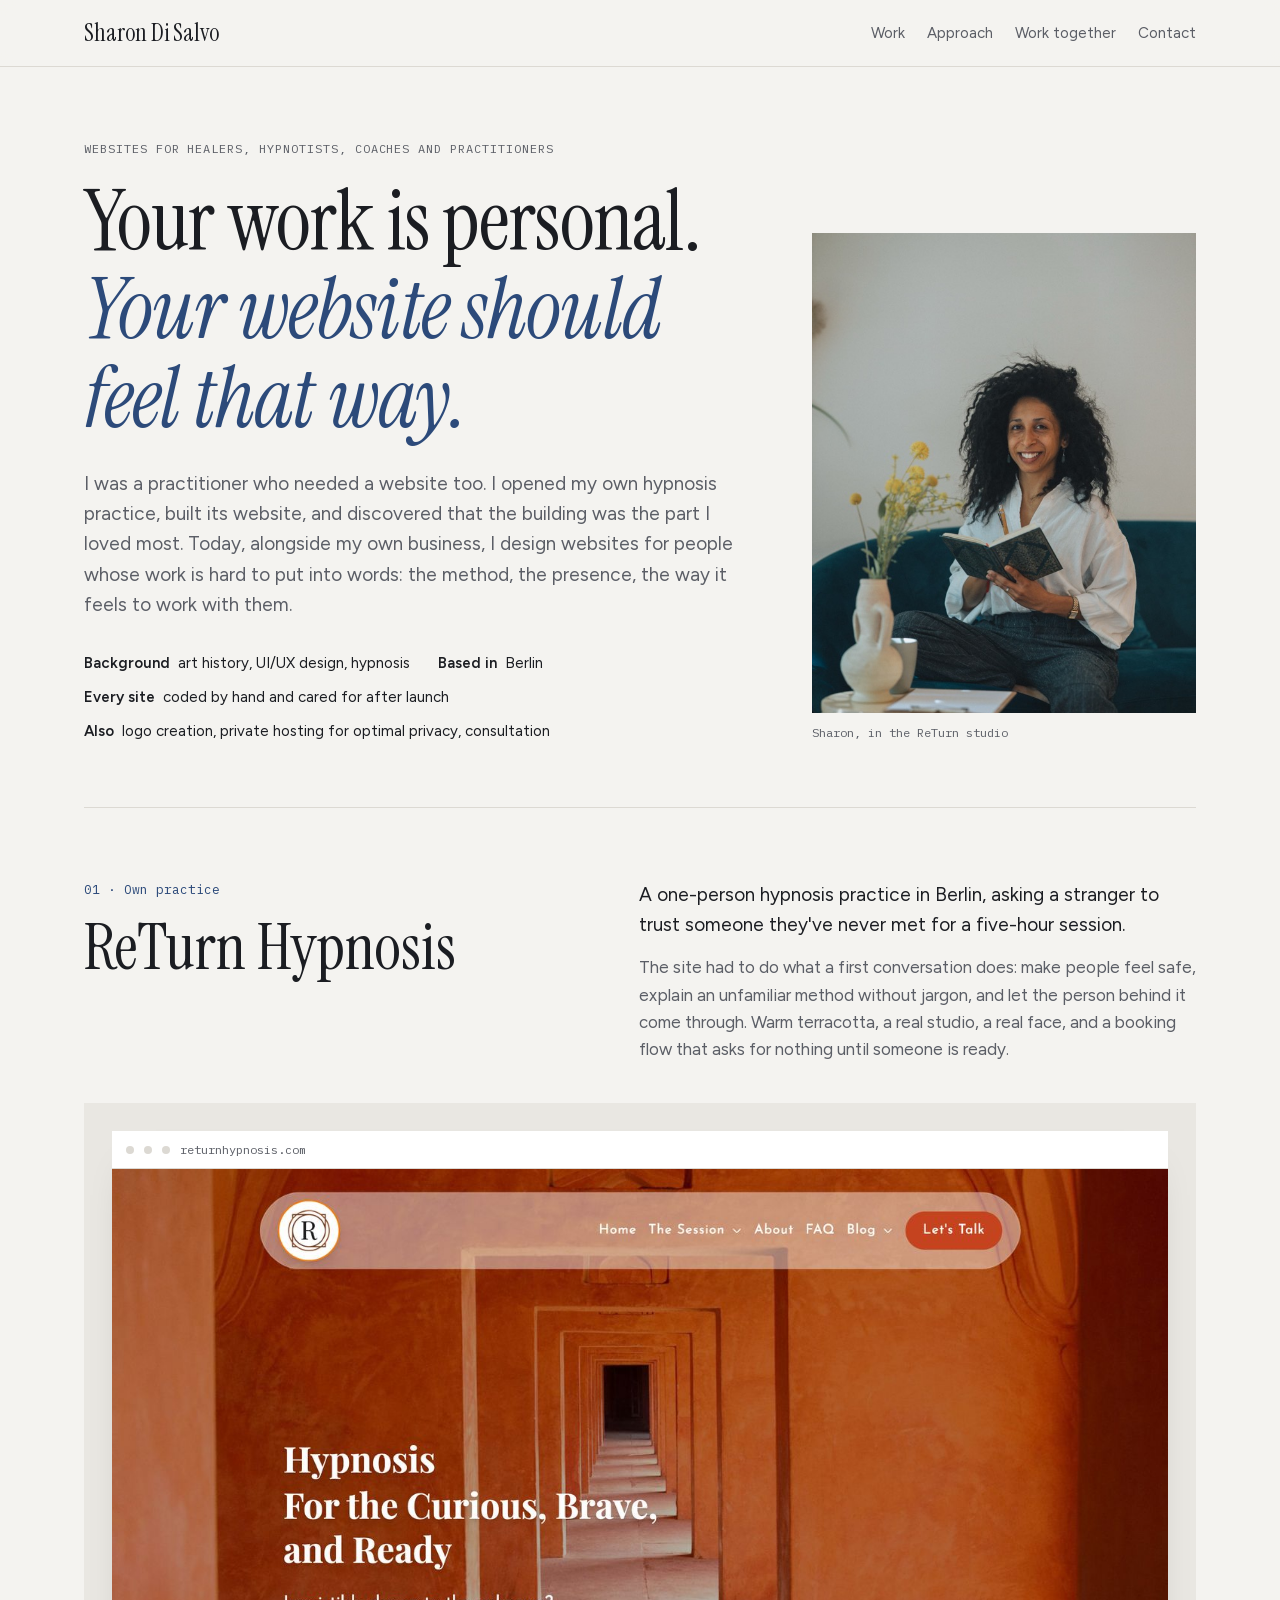
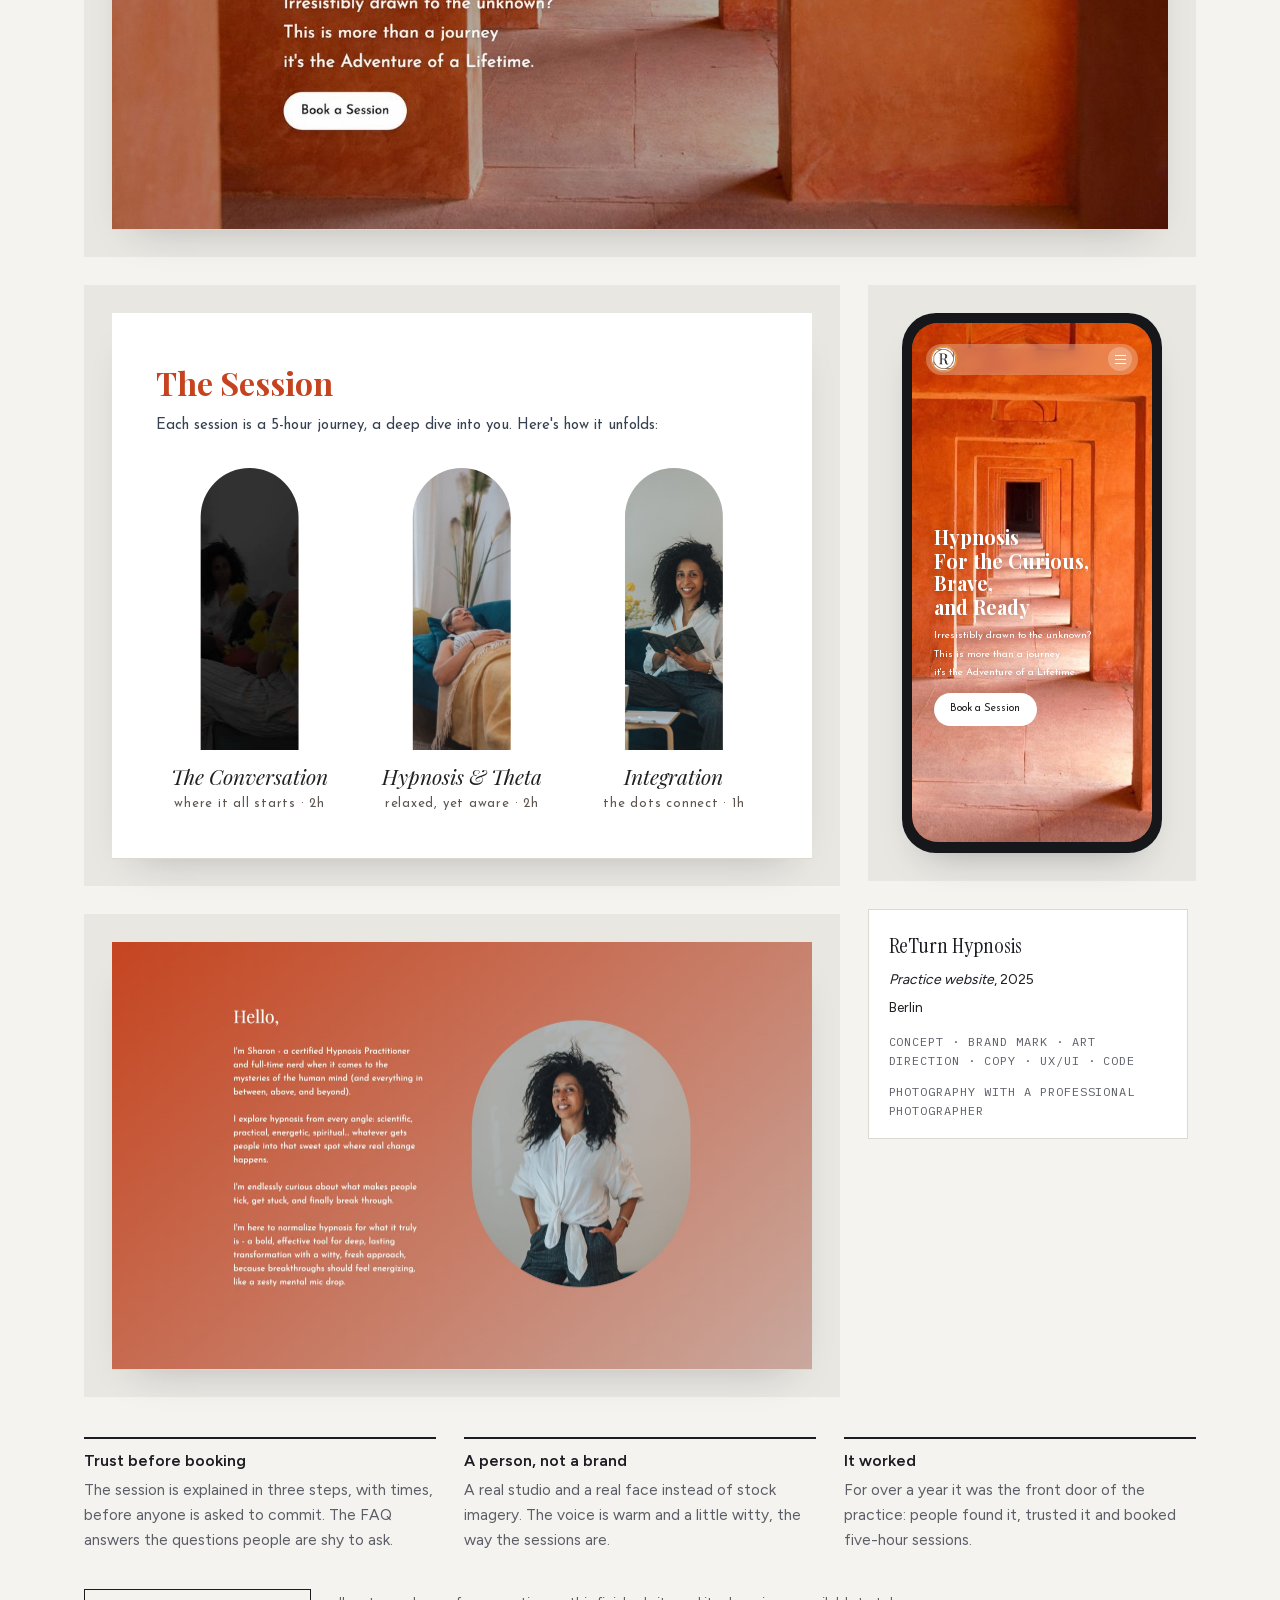
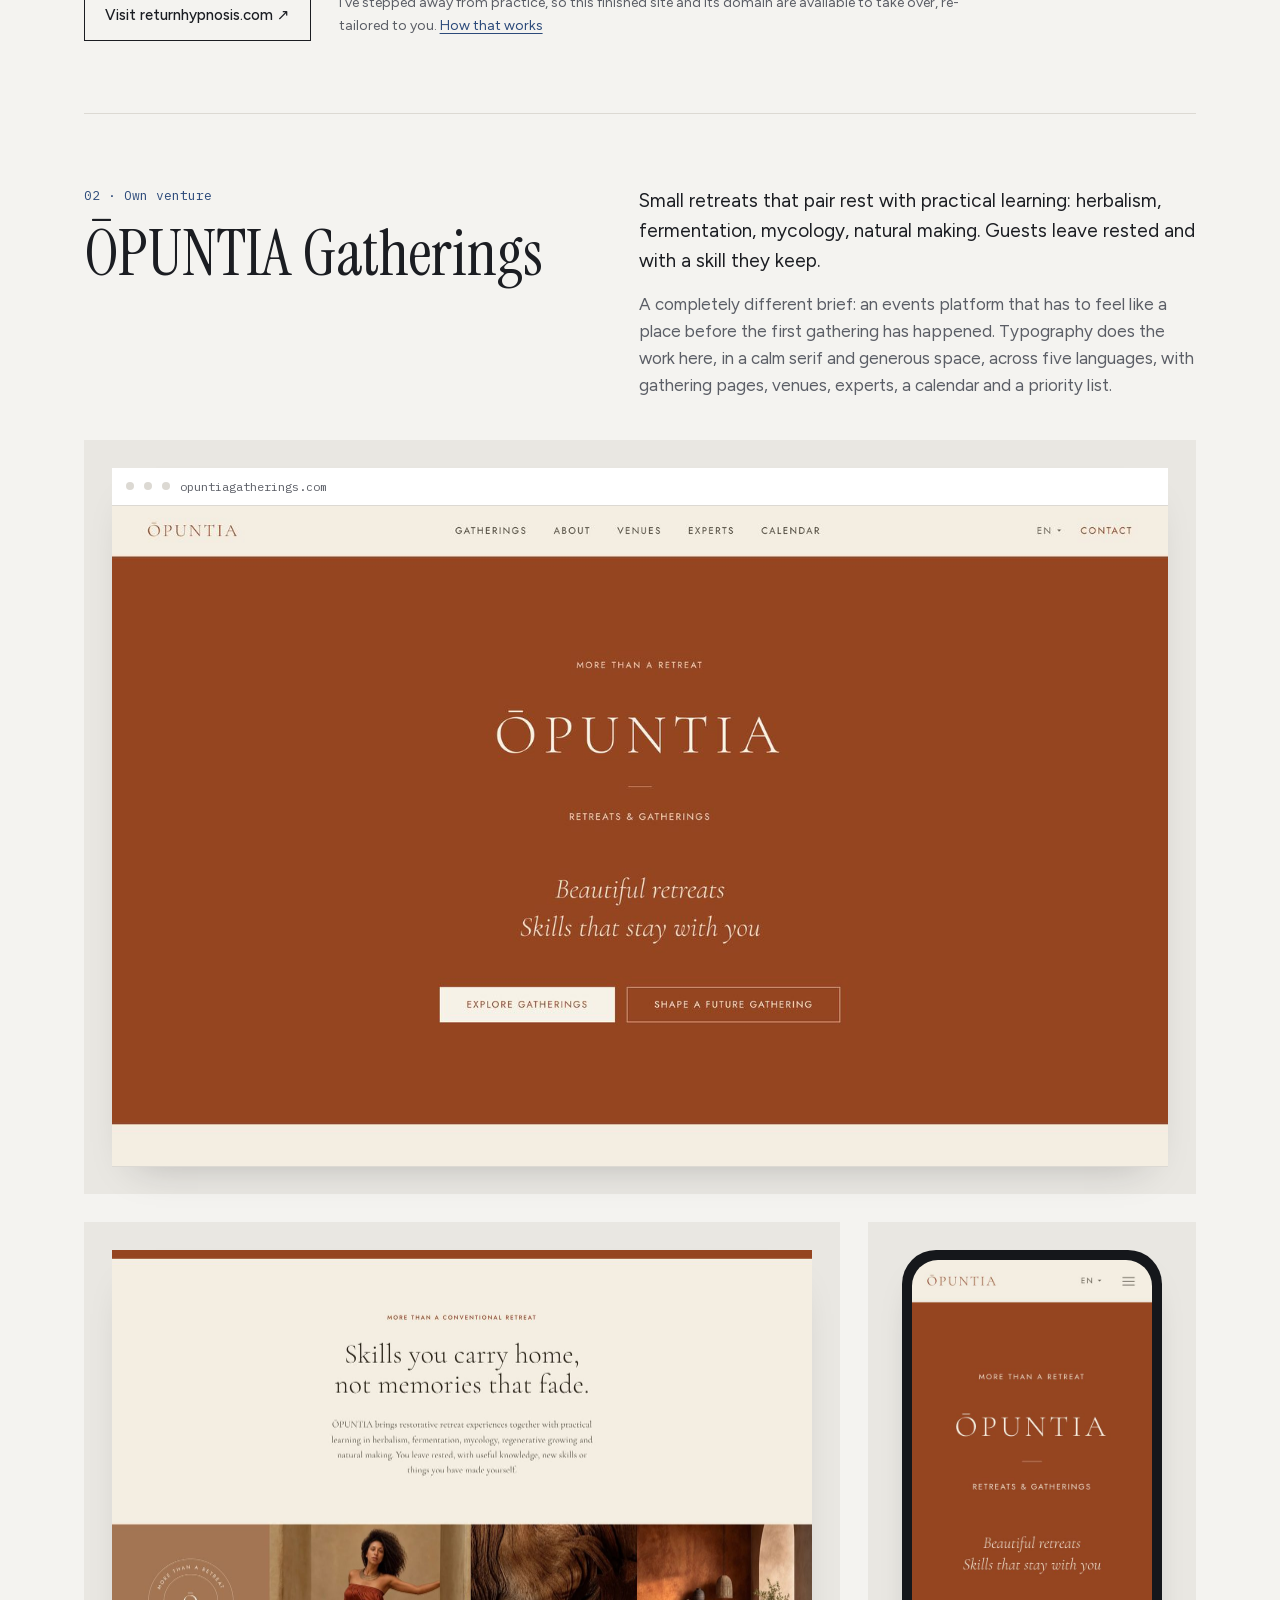
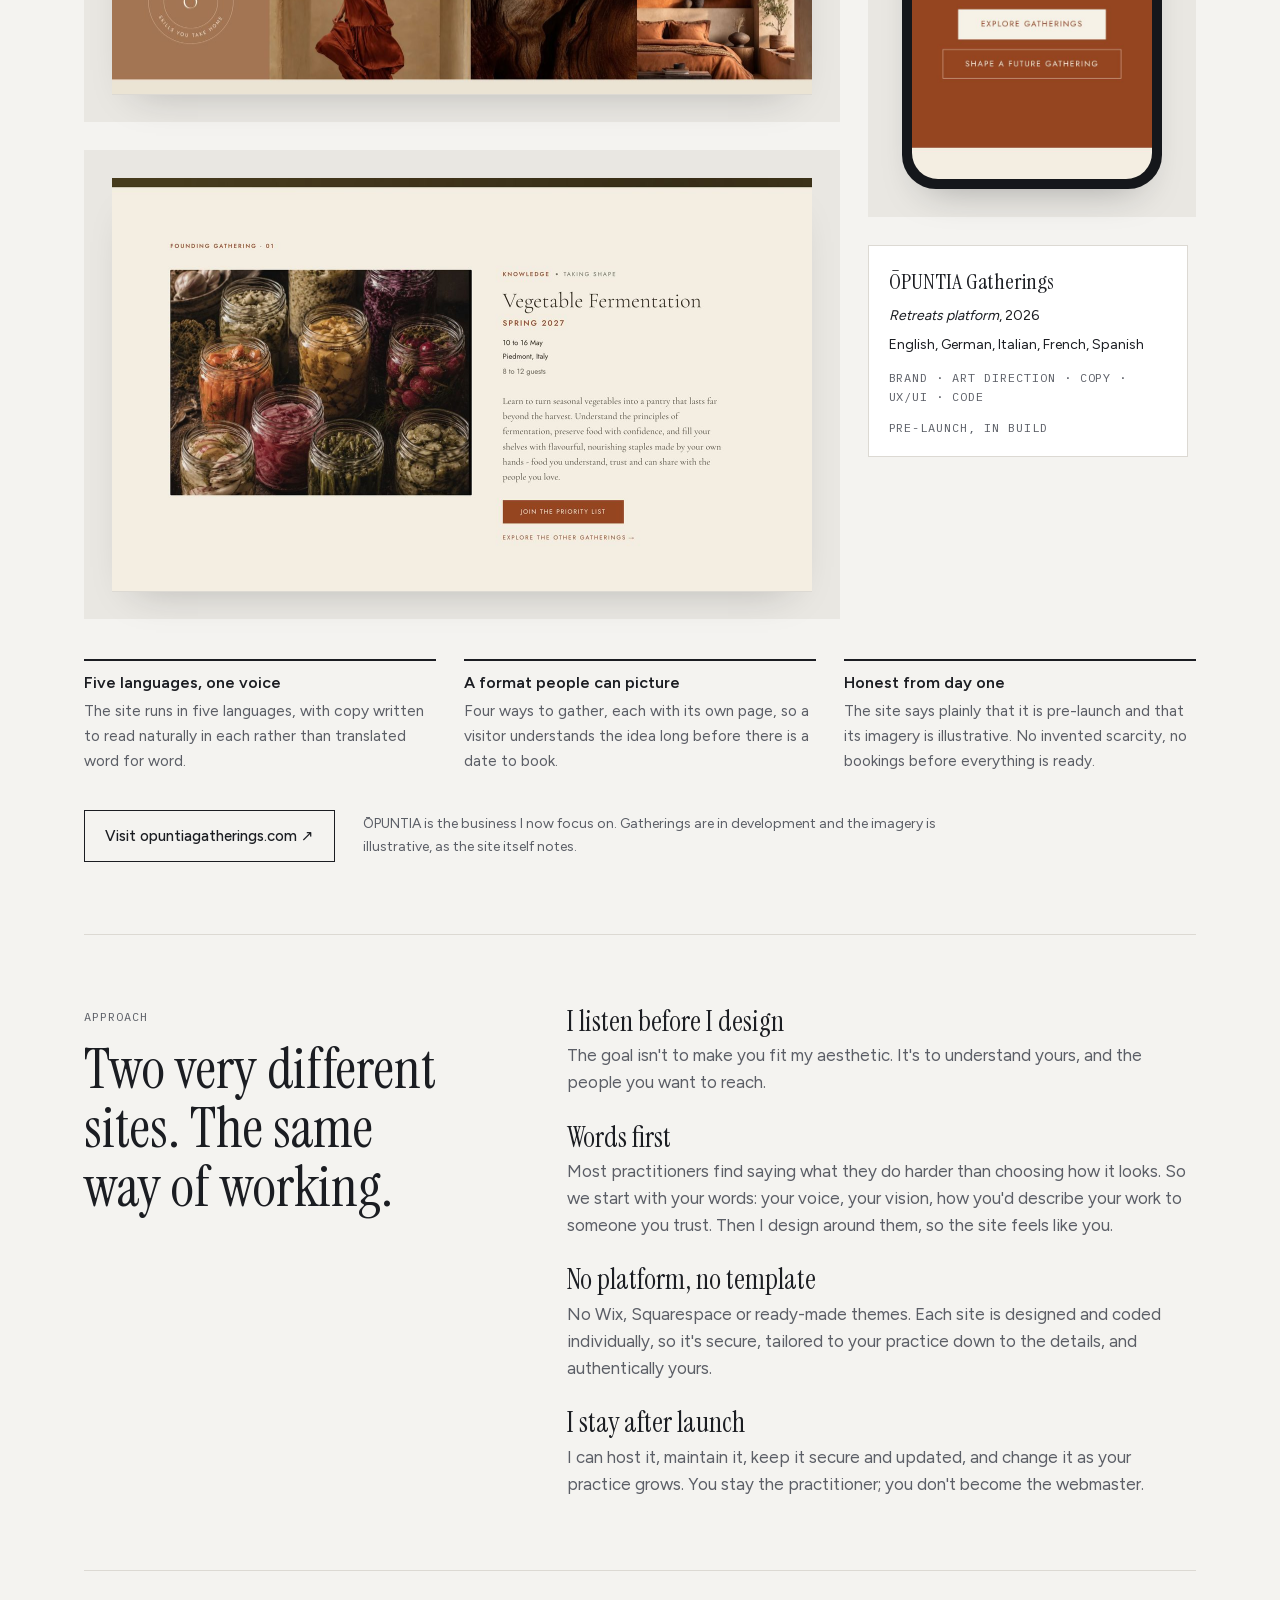
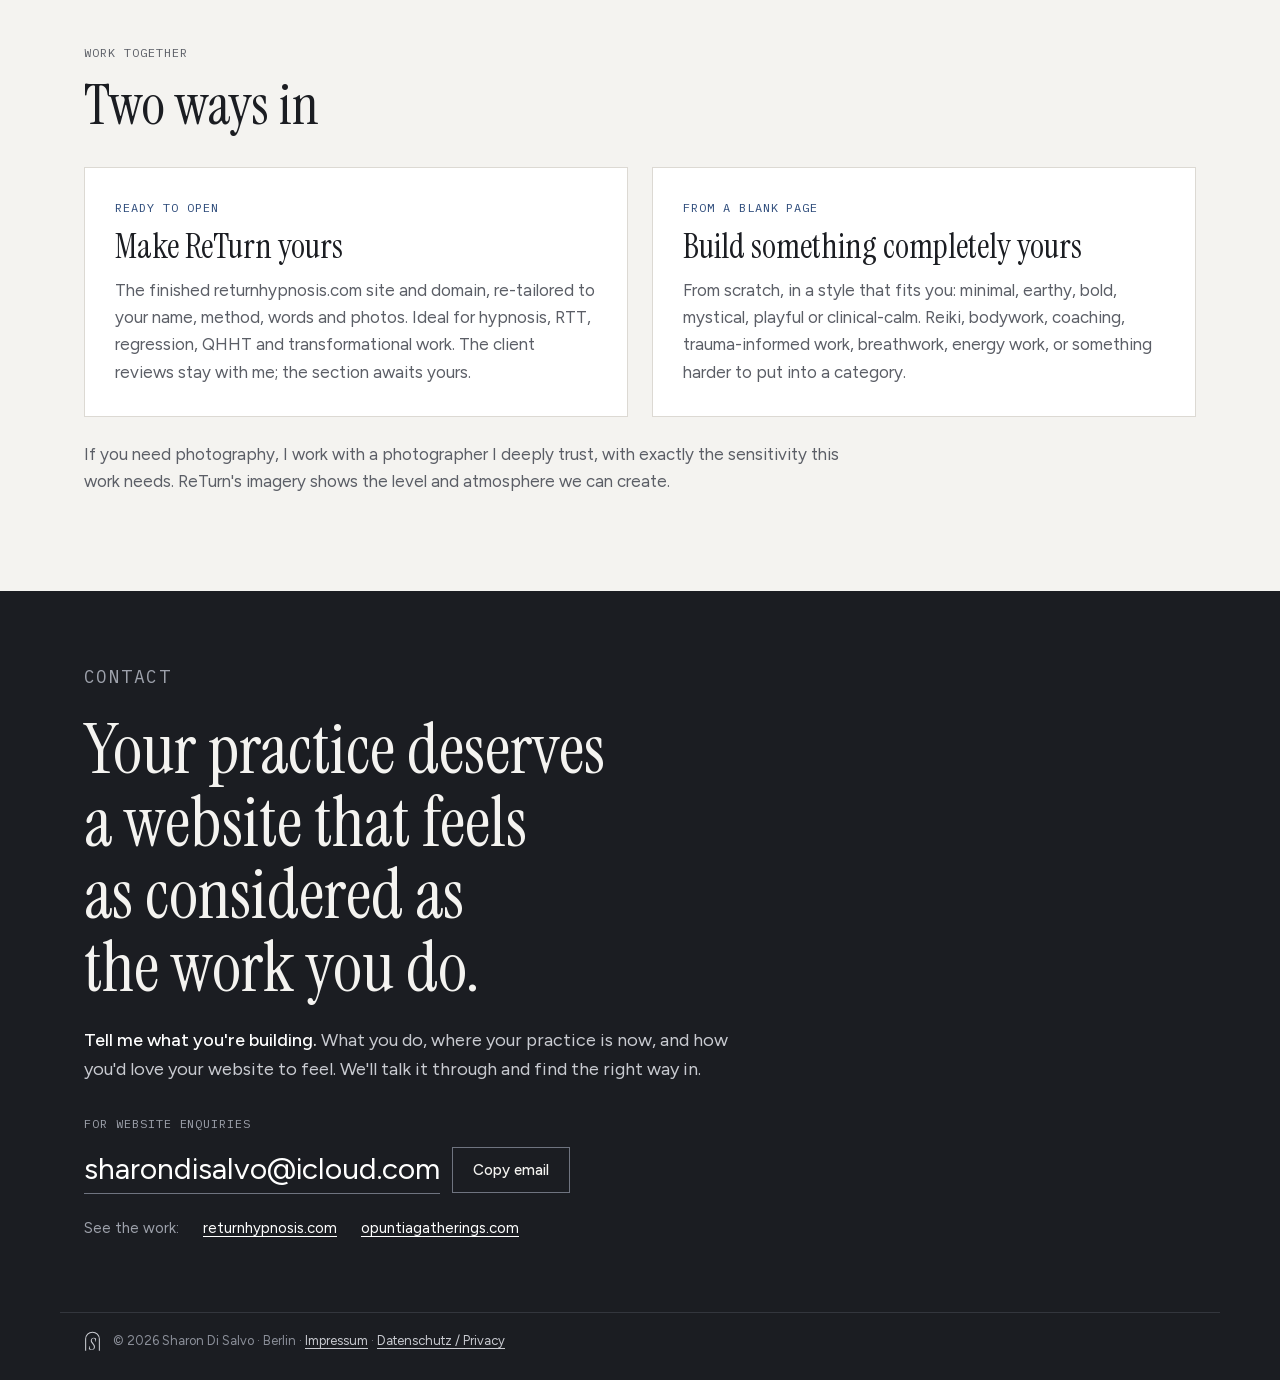
<file: index.html>
<!doctype html>
<html lang="en">
<head>
<meta charset="utf-8">
<meta name="viewport" content="width=device-width, initial-scale=1, viewport-fit=cover">
<title>Sharon Di Salvo</title>
<meta name="description" content="Websites for healers, hypnotists, coaches and practitioners. Designed around your practice, coded by hand, looked after once it's live.">
<link rel="icon" href="favicon.ico" sizes="32x32">
<link rel="icon" href="favicon.svg" type="image/svg+xml">
<link rel="apple-touch-icon" href="apple-touch-icon.png">
<link rel="manifest" href="site.webmanifest">
<meta name="theme-color" content="#f4f3f0">
<link rel="stylesheet" href="fonts.css">
<style>
/* Layout: a gallery wall. Each project hangs as a wide plate with a museum label beside it; the frame stays cool and quiet so the two warm sites read as the work. */
:root{
  --wall:#f4f3f0; --paper:#ffffff; --ink:#1b1d22; --muted:#5b5e66;
  --accent:#2c4a7a; --line:#dcd9d3; --mat:#e9e7e2;
  --display:"Instrument Serif","Iowan Old Style",Georgia,serif;
  --body:"Figtree","Avenir Next","Segoe UI",system-ui,sans-serif;
  --mono:"IBM Plex Mono",ui-monospace,Menlo,monospace;
  color-scheme:light;
}
*{box-sizing:border-box}
html{scroll-behavior:smooth}
body{margin:0;background:var(--wall);color:var(--ink);font-family:var(--body);font-size:17px;line-height:1.6;-webkit-font-smoothing:antialiased}
img{max-width:100%;display:block}
a{color:var(--accent);text-underline-offset:3px}
a:focus-visible,button:focus-visible{outline:2px solid var(--accent);outline-offset:3px}
.wrap{max-width:1160px;margin:0 auto;padding-inline:24px}
h1,h2,h3{font-family:var(--display);font-weight:400;line-height:1.05;margin:0;text-wrap:balance}
.label{font-family:var(--mono);font-size:12px;letter-spacing:.08em;text-transform:uppercase;color:var(--muted)}
p{margin:0}

/* Top bar */
.top{position:sticky;top:0;z-index:5;background:color-mix(in srgb,var(--wall) 88%,transparent);backdrop-filter:blur(8px);border-bottom:1px solid var(--line)}
.top .wrap{display:flex;align-items:center;justify-content:space-between;gap:16px;padding-block:14px;padding-top:calc(14px + env(safe-area-inset-top,0px))}
.name{font-family:var(--display);font-size:24px;text-decoration:none;color:var(--ink)}
.top nav{display:flex;gap:22px;font-size:15px}
.top nav a{color:var(--muted);text-decoration:none}
.top nav a:hover{color:var(--ink)}

/* Intro */
.intro{display:grid;grid-template-columns:minmax(0,1.4fr) minmax(0,.8fr);gap:56px;align-items:end;padding-block:72px 64px}
.intro h1{font-size:clamp(46px,6.6vw,88px);letter-spacing:-.01em}
.intro h1 em{color:var(--accent)}
.intro .lede{font-size:19px;color:var(--muted);max-width:56ch;margin-top:26px}
.intro figure{margin:0;display:grid;gap:10px}
.intro figure img{aspect-ratio:4/5;object-fit:cover;object-position:50% 30%;width:100%}
.intro figcaption{font-family:var(--mono);font-size:12px;color:var(--muted)}
.facts{display:flex;flex-wrap:wrap;gap:10px 28px;margin-top:30px;font-size:15px}
.facts span{display:flex;gap:8px;align-items:baseline}
.facts b{font-weight:600}

/* Case study */
.case{border-top:1px solid var(--line);padding-block:72px}
.case-head{display:grid;grid-template-columns:minmax(0,1fr) minmax(0,1.1fr);gap:48px;align-items:start;margin-bottom:40px}
.case-head h2{font-size:clamp(40px,5vw,64px)}
.case-head .num{font-family:var(--mono);font-size:13px;color:var(--accent);display:block;margin-bottom:14px}
.case-head .brief{font-size:19px;max-width:54ch}
.case-head .brief+p{color:var(--muted);margin-top:14px;max-width:58ch}
.plate{background:var(--mat);padding:clamp(12px,2.4vw,28px)}
.browser{background:var(--paper);box-shadow:0 1px 0 var(--line),0 20px 40px -24px rgba(27,29,34,.28)}
.browser .bar{display:flex;align-items:center;gap:10px;padding:9px 14px;border-bottom:1px solid var(--line);font-family:var(--mono);font-size:12px;color:var(--muted)}
.browser .bar i{width:8px;height:8px;border-radius:50%;background:var(--line);display:inline-block}
.hang{display:grid;grid-template-columns:minmax(0,2.3fr) minmax(0,1fr);gap:clamp(16px,2.4vw,28px);margin-top:clamp(16px,2.4vw,28px);align-items:start}
.stack{display:grid;gap:clamp(16px,2.4vw,28px)}
.phone{background:#15171b;border-radius:34px;padding:10px;box-shadow:0 20px 40px -24px rgba(27,29,34,.4);max-width:260px;margin-inline:auto;width:100%}
.phone img{border-radius:26px;aspect-ratio:390/844;object-fit:cover;object-position:top;width:100%}
.tombstone{background:var(--paper);border:1px solid var(--line);padding:18px 20px;display:grid;gap:6px;font-size:14px;max-width:320px}
.tombstone strong{font-family:var(--display);font-size:22px;font-weight:400}
.tombstone em{font-style:italic}
.tombstone .label{margin-top:6px}
.notes{display:grid;grid-template-columns:repeat(3,minmax(0,1fr));gap:28px;margin-top:40px}
.notes div{display:grid;gap:8px;align-content:start;border-top:2px solid var(--ink);padding-top:14px}
.notes h3{font-family:var(--body);font-weight:600;font-size:16px}
.notes p{color:var(--muted);font-size:15.5px}
.case-foot{display:flex;flex-wrap:wrap;gap:12px 28px;align-items:center;margin-top:36px}
.btn{display:inline-flex;align-items:center;gap:10px;padding:13px 20px;border:1px solid var(--ink);color:var(--ink);text-decoration:none;font-weight:500;font-size:15px;background:transparent;cursor:pointer;font-family:var(--body)}
.btn:hover{background:var(--ink);color:var(--wall)}
.btn.solid{background:var(--accent);border-color:var(--accent);color:#fff}
.btn.solid:hover{background:var(--ink);border-color:var(--ink)}
.aside{font-size:14px;color:var(--muted);max-width:62ch}

/* Approach */
.approach{border-top:1px solid var(--line);padding-block:72px;display:grid;grid-template-columns:minmax(0,.9fr) minmax(0,1.3fr);gap:48px}
.approach h2{font-size:clamp(38px,4.6vw,56px)}
.principles{list-style:none;margin:0;padding:0;display:grid;gap:26px}
.principles li{display:grid;grid-template-columns:minmax(0,1fr);gap:6px}
.principles h3{font-family:var(--display);font-size:28px}
.principles p{color:var(--muted);max-width:60ch}

/* Paths */
.paths{border-top:1px solid var(--line);padding-block:72px}
.paths h2{font-size:clamp(38px,4.6vw,56px);margin-bottom:32px}
.two{display:grid;grid-template-columns:repeat(2,minmax(0,1fr));gap:24px}
.path{background:var(--paper);border:1px solid var(--line);padding:30px;display:grid;gap:12px;align-content:start}
.path h3{font-size:34px}
.path p{color:var(--muted)}
.path .label{color:var(--accent)}
.photo{margin-top:24px;color:var(--muted);max-width:70ch}

/* Contact */
.contact{background:var(--ink);color:var(--wall);margin-top:24px}
.contact .wrap{padding-block:72px;display:grid;gap:22px}
.contact h2{font-size:clamp(40px,5.4vw,72px);max-width:18ch}
.contact p{color:#c9cbd1;max-width:60ch;font-size:18px}
.mailrow{display:flex;flex-wrap:wrap;gap:12px;align-items:center;margin-top:8px}
.mailrow .label{color:#9da1ab;width:100%}
.mail{font-family:var(--body);font-size:clamp(20px,3vw,30px);color:#fff;text-decoration:none;border-bottom:1px solid #6f7480;user-select:all}
.mail:hover{border-color:#fff}
.contact .btn{border-color:#6f7480;color:var(--wall)}
.contact .btn:hover{background:var(--wall);color:var(--ink)}
.contact .links{display:flex;flex-wrap:wrap;gap:8px 24px;font-size:15px;color:#9da1ab}
.contact .links a{color:#fff}
footer{background:var(--ink);color:#8b8f99;font-size:13px}
footer .wrap{display:flex;align-items:center;gap:12px;flex-wrap:wrap}
footer .mark{color:#c9cbd1;flex:none}
footer a{color:#c9cbd1}
footer a:hover{color:#fff}
footer .wrap{padding-block:18px 28px;padding-bottom:calc(28px + env(safe-area-inset-bottom,0px));border-top:1px solid #33363d}



/* Live rebuild of ReTurn's session section as doorways: narrow arches at rest, the one you hover opens wide */
.rt-session{background:#fff;padding:clamp(20px,3.4vw,44px);font-family:"Josefin Sans","Avenir Next",sans-serif;color:#212121}
.rt-session h4{font-family:"Playfair Display",Georgia,serif;font-weight:700;color:#c5441f;font-size:clamp(22px,2.6vw,32px);margin:0}
.rt-sub{font-size:15px;margin-top:6px;color:#374151}
.rt-steps{display:grid;grid-template-columns:repeat(3,minmax(0,1fr));gap:clamp(10px,2vw,24px);margin-top:clamp(18px,2.6vw,30px);align-items:start}
.rt-step{margin:0;display:grid;gap:10px;text-align:center;outline:none}
.rt-door{aspect-ratio:2/3;overflow:hidden;background:#eee7df;clip-path:inset(0 24% 0 24% round 999px 999px 0 0);transition:clip-path .9s cubic-bezier(.2,.7,.2,1)}
.rt-door img,.rt-door video{width:100%;height:100%;object-fit:cover;display:block;transform:scale(1.06);transition:transform 1.2s cubic-bezier(.2,.7,.2,1)}
.rt-step:hover .rt-door,.rt-step:focus-visible .rt-door{clip-path:inset(0 4% 0 4% round 999px 999px 0 0)}
.rt-step:hover .rt-door img,.rt-step:hover .rt-door video,.rt-step:focus-visible .rt-door img{transform:scale(1)}
.rt-step figcaption b{display:block;font-family:"Playfair Display",Georgia,serif;font-style:italic;font-weight:400;font-size:clamp(16px,1.8vw,21px);color:#212121}
.rt-step figcaption span{display:block;font-size:13px;letter-spacing:.06em;color:#5f5650}
.rt-step:focus-visible figcaption b{text-decoration:underline;text-underline-offset:4px}
/* entrance: from a thin slit to the resting doorway, one after another (only when the section starts below the fold) */
.rt-session.closed .rt-door{clip-path:inset(0 49.5% 0 49.5% round 999px 999px 0 0)}
.rt-session.closed figcaption{opacity:0;transform:translateY(6px)}
.rt-session.opening .rt-door{transition-duration:1.3s;transition-delay:calc(var(--i)*.22s)}
.rt-step figcaption{transition:opacity .8s ease calc(var(--i)*.22s + .6s),transform .8s ease calc(var(--i)*.22s + .6s)}
@media (hover:none){.rt-door{clip-path:inset(0 12% 0 12% round 999px 999px 0 0)}}
@media (max-width:560px){.rt-steps{gap:8px}.rt-step figcaption span{font-size:11px}}
@media (prefers-reduced-motion:reduce){.rt-door,.rt-door img,.rt-door video,.rt-step figcaption{transition:none!important}}

/* Live phone: ReTurn's hero, rebuilt in HTML */
.rt-phone{position:relative;border-radius:26px;overflow:hidden;aspect-ratio:390/844;container-type:inline-size;background:#b3502c;color:#fff}
.rt-bg{position:absolute;inset:0;width:100%;height:100%;object-fit:cover;object-position:50% 50%}
.rt-nav{position:absolute;left:6%;right:6%;top:4%;height:13cqw;border-radius:99px;background:rgba(255,255,255,.28);backdrop-filter:blur(6px);display:flex;align-items:center;justify-content:space-between;padding-inline:2.2cqw}
.rt-nav img{width:10cqw;height:10cqw;border-radius:50%;background:#fff;box-shadow:0 0 0 .6cqw #e8913a}
.rt-burger{width:10cqw;height:10cqw;border-radius:50%;background:rgba(255,255,255,.25);display:grid;place-content:center;gap:1.2cqw}
.rt-burger i{display:block;width:4.6cqw;height:.45cqw;background:#fff}
.rt-copy{position:absolute;left:9%;right:7%;top:39%;display:grid;gap:1cqw;text-shadow:0 1px 8px rgba(0,0,0,.25)}
.rt-h{font-family:"Playfair Display",Georgia,serif;font-weight:700;font-size:8.2cqw;line-height:1.12;margin:0}
.rt-h+.rt-s{margin-top:3cqw}
.rt-s{font-family:"Josefin Sans","Avenir Next",sans-serif;font-size:4.2cqw;line-height:1.6;margin:0}
.rt-btn{justify-self:start;margin-top:4cqw;background:#fff;color:#212121;font-family:"Josefin Sans",sans-serif;font-size:4.4cqw;padding:3.4cqw 7cqw;border-radius:99px;text-shadow:none}


.no-tr,.no-tr *{transition:none!important}
@media (max-width:860px){
  .top nav{display:none}
  .intro,.case-head,.approach,.two,.hang{grid-template-columns:minmax(0,1fr)}
  .intro{padding-block:48px;gap:32px}
  .intro figure{max-width:320px}
  .notes{grid-template-columns:minmax(0,1fr)}
  .tombstone{max-width:none}
  .phone{max-width:220px}
}
@media (prefers-reduced-motion:reduce){html{scroll-behavior:auto}}
</style>
</head>
<body>

<header class="top">
  <div class="wrap">
    <a class="name" href="#top">Sharon Di Salvo</a>
    <nav aria-label="Sections"><a href="#work">Work</a><a href="#approach">Approach</a><a href="#together">Work together</a><a href="#contact">Contact</a></nav>
  </div>
</header>

<main id="top">
  <div class="wrap">
    <section class="intro">
      <div>
        <p class="label">Websites for healers, hypnotists, coaches and practitioners</p>
        <h1 style="margin-top:18px">Your work is personal. <em>Your website should feel that way.</em></h1>
        <p class="lede">I was a practitioner who needed a website too. I opened my own hypnosis practice, built its website, and discovered that the building was the part I loved most. Today, alongside my own business, I design websites for people whose work is hard to put into words: the method, the presence, the way it feels to work with them.</p>
        <div class="facts">
          <span><b>Background</b> art history, UI/UX design, hypnosis</span>
          <span><b>Based in</b> Berlin</span>
          <span><b>Every site</b> coded by hand and cared for after launch</span>
          <span><b>Also</b> logo creation, private hosting for optimal privacy, consultation</span>
        </div>
      </div>
      <figure>
        <img src="media/sharon.jpg" alt="Sharon Di Salvo sitting on a teal sofa with a notebook, smiling">
        <figcaption>Sharon, in the ReTurn studio</figcaption>
      </figure>
    </section>
  </div>

  <div class="wrap" id="work">
    <!-- Case 01 -->
    <article class="case" aria-labelledby="c1">
      <div class="case-head">
        <div>
          <span class="num">01 · Own practice</span>
          <h2 id="c1">ReTurn Hypnosis</h2>
        </div>
        <div>
          <p class="brief">A one-person hypnosis practice in Berlin, asking a stranger to trust someone they've never met for a five-hour session.</p>
          <p>The site had to do what a first conversation does: make people feel safe, explain an unfamiliar method without jargon, and let the person behind it come through. Warm terracotta, a real studio, a real face, and a booking flow that asks for nothing until someone is ready.</p>
        </div>
      </div>

      <div class="plate">
        <div class="browser"><div class="bar"><i></i><i></i><i></i>returnhypnosis.com</div>
          <img src="media/return-hero.jpg" alt="ReTurn homepage: a corridor of terracotta doorways behind the headline Hypnosis for the Curious, Brave, and Ready" loading="lazy">
        </div>
      </div>
      <div class="hang">
        <div class="stack">
          <div class="plate"><div class="browser">
            <section class="rt-session" aria-label="ReTurn's session section, rebuilt live">
              <h4>The Session</h4>
              <p class="rt-sub">Each session is a 5-hour journey, a deep dive into you. Here's how it unfolds:</p>
              <div class="rt-steps">
                <figure class="rt-step" tabindex="0" style="--i:0"><div class="rt-door"><video src="media/studio.webm" poster="media/studio-poster.jpg" autoplay muted loop playsinline aria-label="The opening conversation on a teal sofa"></video></div><figcaption><b>The Conversation</b><span>where it all starts · 2h</span></figcaption></figure>
                <figure class="rt-step" tabindex="0" style="--i:1"><div class="rt-door"><img src="media/session-2.jpg" alt="A client resting under a yellow blanket during hypnosis" loading="lazy" style="object-position:62% 50%"></div><figcaption><b>Hypnosis &amp; Theta</b><span>relaxed, yet aware · 2h</span></figcaption></figure>
                <figure class="rt-step" tabindex="0" style="--i:2"><div class="rt-door"><img src="media/session-3.jpg" alt="Sharon smiling with a notebook after the session" loading="lazy" style="object-position:50% 38%"></div><figcaption><b>Integration</b><span>the dots connect · 1h</span></figcaption></figure>
              </div>
            </section>
          </div></div>
          <div class="plate"><div class="browser"><img src="media/return-about.jpg" alt="About section on an orange gradient with a portrait in an arched frame" loading="lazy"></div></div>
        </div>
        <div class="stack">
          <div class="plate"><div class="phone"><div class="rt-phone" role="img" aria-label="ReTurn homepage on a phone">
            <img class="rt-bg" src="media/return-corridor.jpg" alt="" loading="lazy">
            <div class="rt-nav"><img src="media/return-logo.png" alt=""><span class="rt-burger"><i></i><i></i><i></i></span></div>
            <div class="rt-copy">
              <p class="rt-h rt-words">Hypnosis</p>
              <p class="rt-h rt-words">For the Curious, Brave,</p>
              <p class="rt-h rt-words">and Ready</p>
              <p class="rt-s rt-words">Irresistibly drawn to the unknown?</p>
              <p class="rt-s rt-words">This is more than a journey</p>
              <p class="rt-s rt-words">it's the Adventure of a Lifetime.</p>
              <span class="rt-btn">Book a Session</span>
            </div>
          </div></div></div>
          <div class="tombstone">
            <strong>ReTurn Hypnosis</strong>
            <span><em>Practice website</em>, 2025</span>
            <span>Berlin</span>
            <span class="label">Concept · brand mark · art direction · copy · UX/UI · code</span>
            <span class="label">Photography with a professional photographer</span>
          </div>
        </div>
      </div>

      <div class="notes">
        <div><h3>Trust before booking</h3><p>The session is explained in three steps, with times, before anyone is asked to commit. The FAQ answers the questions people are shy to ask.</p></div>
        <div><h3>A person, not a brand</h3><p>A real studio and a real face instead of stock imagery. The voice is warm and a little witty, the way the sessions are.</p></div>
        <div><h3>It worked</h3><p>For over a year it was the front door of the practice: people found it, trusted it and booked five-hour sessions.</p></div>
      </div>
      <div class="case-foot">
        <a class="btn" href="https://returnhypnosis.com" target="_blank" rel="noopener">Visit returnhypnosis.com ↗</a>
        <p class="aside">I've stepped away from practice, so this finished site and its domain are available to take over, re-tailored to you. <a href="#together">How that works</a></p>
      </div>
    </article>

    <!-- Case 02 -->
    <article class="case" aria-labelledby="c2">
      <div class="case-head">
        <div>
          <span class="num">02 · Own venture</span>
          <h2 id="c2">ŌPUNTIA Gatherings</h2>
        </div>
        <div>
          <p class="brief">Small retreats that pair rest with practical learning: herbalism, fermentation, mycology, natural making. Guests leave rested and with a skill they keep.</p>
          <p>A completely different brief: an events platform that has to feel like a place before the first gathering has happened. Typography does the work here, in a calm serif and generous space, across five languages, with gathering pages, venues, experts, a calendar and a priority list.</p>
        </div>
      </div>

      <div class="plate">
        <div class="browser"><div class="bar"><i></i><i></i><i></i>opuntiagatherings.com</div>
          <img src="media/opuntia-hero.jpg" alt="ŌPUNTIA homepage: the wordmark on a rust background with the line Beautiful retreats, Skills that stay with you" loading="lazy">
        </div>
      </div>
      <div class="hang">
        <div class="stack">
          <div class="plate"><div class="browser"><img src="media/opuntia-intro.jpg" alt="Intro section: Skills you carry home, not memories that fade, above a strip of warm images" loading="lazy"></div></div>
          <div class="plate"><div class="browser"><img src="media/opuntia-gathering.jpg" alt="A gathering page: Vegetable Fermentation, spring 2027 in Piedmont, with a priority list button" loading="lazy"></div></div>
        </div>
        <div class="stack">
          <div class="plate"><div class="phone"><img src="media/opuntia-mobile.jpg" alt="ŌPUNTIA homepage on a phone" loading="lazy"></div></div>
          <div class="tombstone">
            <strong>ŌPUNTIA Gatherings</strong>
            <span><em>Retreats platform</em>, 2026</span>
            <span>English, German, Italian, French, Spanish</span>
            <span class="label">Brand · art direction · copy · UX/UI · code</span>
            <span class="label">Pre-launch, in build</span>
          </div>
        </div>
      </div>

      <div class="notes">
        <div><h3>Five languages, one voice</h3><p>The site runs in five languages, with copy written to read naturally in each rather than translated word for word.</p></div>
        <div><h3>A format people can picture</h3><p>Four ways to gather, each with its own page, so a visitor understands the idea long before there is a date to book.</p></div>
        <div><h3>Honest from day one</h3><p>The site says plainly that it is pre-launch and that its imagery is illustrative. No invented scarcity, no bookings before everything is ready.</p></div>
      </div>
      <div class="case-foot">
        <a class="btn" href="https://opuntiagatherings.com" target="_blank" rel="noopener">Visit opuntiagatherings.com ↗</a>
        <p class="aside">ŌPUNTIA is the business I now focus on. Gatherings are in development and the imagery is illustrative, as the site itself notes.</p>
      </div>
    </article>
  </div>

  <div class="wrap">
    <section class="approach" id="approach" aria-labelledby="ap">
      <div>
        <p class="label">Approach</p>
        <h2 id="ap" style="margin-top:14px">Two very different sites. The same way of working.</h2>
      </div>
      <ul class="principles">
        <li><h3>I listen before I design</h3><p>The goal isn't to make you fit my aesthetic. It's to understand yours, and the people you want to reach.</p></li>
        <li><h3>Words first</h3><p>Most practitioners find saying what they do harder than choosing how it looks. So we start with your words: your voice, your vision, how you'd describe your work to someone you trust. Then I design around them, so the site feels like you.</p></li>
        <li><h3>No platform, no template</h3><p>No Wix, Squarespace or ready-made themes. Each site is designed and coded individually, so it's secure, tailored to your practice down to the details, and authentically yours.</p></li>
        <li><h3>I stay after launch</h3><p>I can host it, maintain it, keep it secure and updated, and change it as your practice grows. You stay the practitioner; you don't become the webmaster.</p></li>
      </ul>
    </section>

    <section class="paths" id="together" aria-labelledby="pt">
      <p class="label">Work together</p>
      <h2 id="pt" style="margin-top:14px">Two ways in</h2>
      <div class="two">
        <div class="path">
          <span class="label">Ready to open</span>
          <h3>Make ReTurn yours</h3>
          <p>The finished returnhypnosis.com site and domain, re-tailored to your name, method, words and photos. Ideal for hypnosis, RTT, regression, QHHT and transformational work. The client reviews stay with me; the section awaits yours.</p>
        </div>
        <div class="path">
          <span class="label">From a blank page</span>
          <h3>Build something completely yours</h3>
          <p>From scratch, in a style that fits you: minimal, earthy, bold, mystical, playful or clinical-calm. Reiki, bodywork, coaching, trauma-informed work, breathwork, energy work, or something harder to put into a category.</p>
        </div>
      </div>
      <p class="photo">If you need photography, I work with a photographer I deeply trust, with exactly the sensitivity this work needs. ReTurn's imagery shows the level and atmosphere we can create.</p>
    </section>
  </div>

  <section class="contact" id="contact" aria-labelledby="ct">
    <div class="wrap">
      <p class="label" style="color:#9da1ab">Contact</p>
      <h2 id="ct">Your practice deserves a website that feels as considered as the work you do.</h2>
      <p><strong style="color:#fff;font-weight:500">Tell me what you're building.</strong> What you do, where your practice is now, and how you'd love your website to feel. We'll talk it through and find the right way in.</p>
      <div class="mailrow">
        <span class="label">For website enquiries</span>
        <a class="mail" id="mail" href="mailto:sharondisalvo@icloud.com">sharondisalvo@icloud.com</a>
        <button class="btn" type="button" id="copy-mail">Copy email</button>
      </div>
      <div class="links"><span>See the work:</span><a href="https://returnhypnosis.com" target="_blank" rel="noopener">returnhypnosis.com</a><a href="https://opuntiagatherings.com" target="_blank" rel="noopener">opuntiagatherings.com</a></div>
    </div>
  </section>
</main>

<footer><div class="wrap"><svg class="mark" viewBox="11 8 42 52" width="17" height="21" aria-hidden="true" focusable="false"><path d="M15 57 V28 A17 17 0 0 1 49 28 V57" fill="none" stroke="currentColor" stroke-width="2.6"/><path d="M29.894194213544687 55.0Q28.757523036278112 55.0 27.478767961853215 54.75642760487145Q26.200012887428315 54.512855209742895 25.083639409755783 54.08660351826793Q23.967265932083254 53.66035182679296 23.31773954507378 53.09201623815967Q23.11476254913332 52.88903924221921 23.053869450351183 52.68606224627875Q22.992976351569045 52.48308525033829 23.07416714994523 52.07713125845737L24.210838327211803 45.70365358592693Q24.33262452477608 44.97293640054127 24.860364714221276 44.97293640054127Q25.34750950447838 44.97293640054127 25.34750950447838 45.78484438430311L25.388104903666473 47.3680649526387Q25.469295702042658 50.77807848443843 26.565371480121144 52.28010825439783Q27.661447258199626 53.78213802435724 30.13776660867324 53.78213802435724Q32.411108963206395 53.78213802435724 33.913138733165795 52.138024357239516Q35.4151685031252 50.49391069012179 35.4151685031252 47.733423545331526Q35.4151685031252 45.94722598105548 34.44087892261099 43.99864682002706Q33.46658934209678 42.05006765899864 31.72098717700883 40.10148849797023Q29.650621818416134 37.78755074424898 28.65603453830788 35.87956698240866Q27.661447258199626 33.971583220568334 27.661447258199626 31.86062246278755Q27.661447258199626 30.196211096075775 28.473355241961464 28.633288227334234Q29.285263225723305 27.070365358592692 30.929376892841034 26.035182679296344Q32.57349055995876 24.999999999999996 35.13100070880856 24.999999999999996Q38.66280043817257 24.999999999999996 40.530188800824796 26.583220568335587Q41.098524389458085 27.0297699594046 40.936142792705716 27.922868741542622L39.79947161543914 33.84979702300406Q39.67768541787487 34.45872801082544 39.231136026805856 34.45872801082544Q38.784586635736844 34.45872801082544 38.70339583736066 33.768606224627874L38.66280043817257 32.91610284167794Q38.5004188414202 29.62787550744249 37.749403956440496 27.902571041948576Q36.99838907146079 26.177266576454667 34.76564211611573 26.177266576454667Q33.141826148592045 26.177266576454667 32.167536568077836 26.90798376184032Q31.193246987563633 27.638700947225978 30.74669759649462 28.714479025710418Q30.300148205425607 29.790257104194858 30.300148205425607 30.845737483085248Q30.300148205425607 32.023004059539915 30.624911398930344 33.098782138024355Q30.94967459243508 34.174560216508794 31.741284876602876 35.37212449255751Q32.53289516077067 36.56968876860623 33.913138733165795 38.27469553450609Q35.861717894194214 40.588633288227335 36.9577936722727 42.699594046008116Q38.053869450351186 44.810554803788904 38.053869450351186 46.799729364005415Q38.053869450351186 49.19485791610284 36.978091371866746 51.04194857916103Q35.902313293382306 52.88903924221921 34.07552032991816 53.944519621109606Q32.24872736645403 55.0 29.894194213544687 55.0Z" fill="currentColor"/></svg><span>© 2026 Sharon Di Salvo · Berlin · <a href="impressum.html">Impressum</a> · <a href="datenschutz.html">Datenschutz / Privacy</a></span></div></footer>

<script>
(function(){
  var b=document.getElementById('copy-mail'); if(!b) return;
  b.addEventListener('click',function(){
    var t='sharondisalvo@icloud.com';
    function ok(){b.textContent='Copied';setTimeout(function(){b.textContent='Copy email';},1800);}
    function fallback(){var r=document.createRange();r.selectNodeContents(document.getElementById('mail'));var s=getSelection();s.removeAllRanges();s.addRange(r);try{document.execCommand('copy');ok();}catch(e){}}
    try{navigator.clipboard.writeText(t).then(ok,fallback);}catch(e){fallback();}
  });
})();

(function(){
  var s=document.querySelector('.rt-session');
  if(!s||!('IntersectionObserver' in window)||matchMedia('(prefers-reduced-motion: reduce)').matches) return;
  if(s.getBoundingClientRect().top<innerHeight*0.85) return;
  s.classList.add('no-tr','closed'); void s.offsetWidth; s.classList.remove('no-tr');
  var io=new IntersectionObserver(function(es){es.forEach(function(e){if(e.isIntersecting){s.classList.add('opening');s.classList.remove('closed');setTimeout(function(){s.classList.remove('opening');},2200);io.disconnect();}});},{threshold:0.3});
  io.observe(s);
})();

</script>
</body>
</html>
</file>
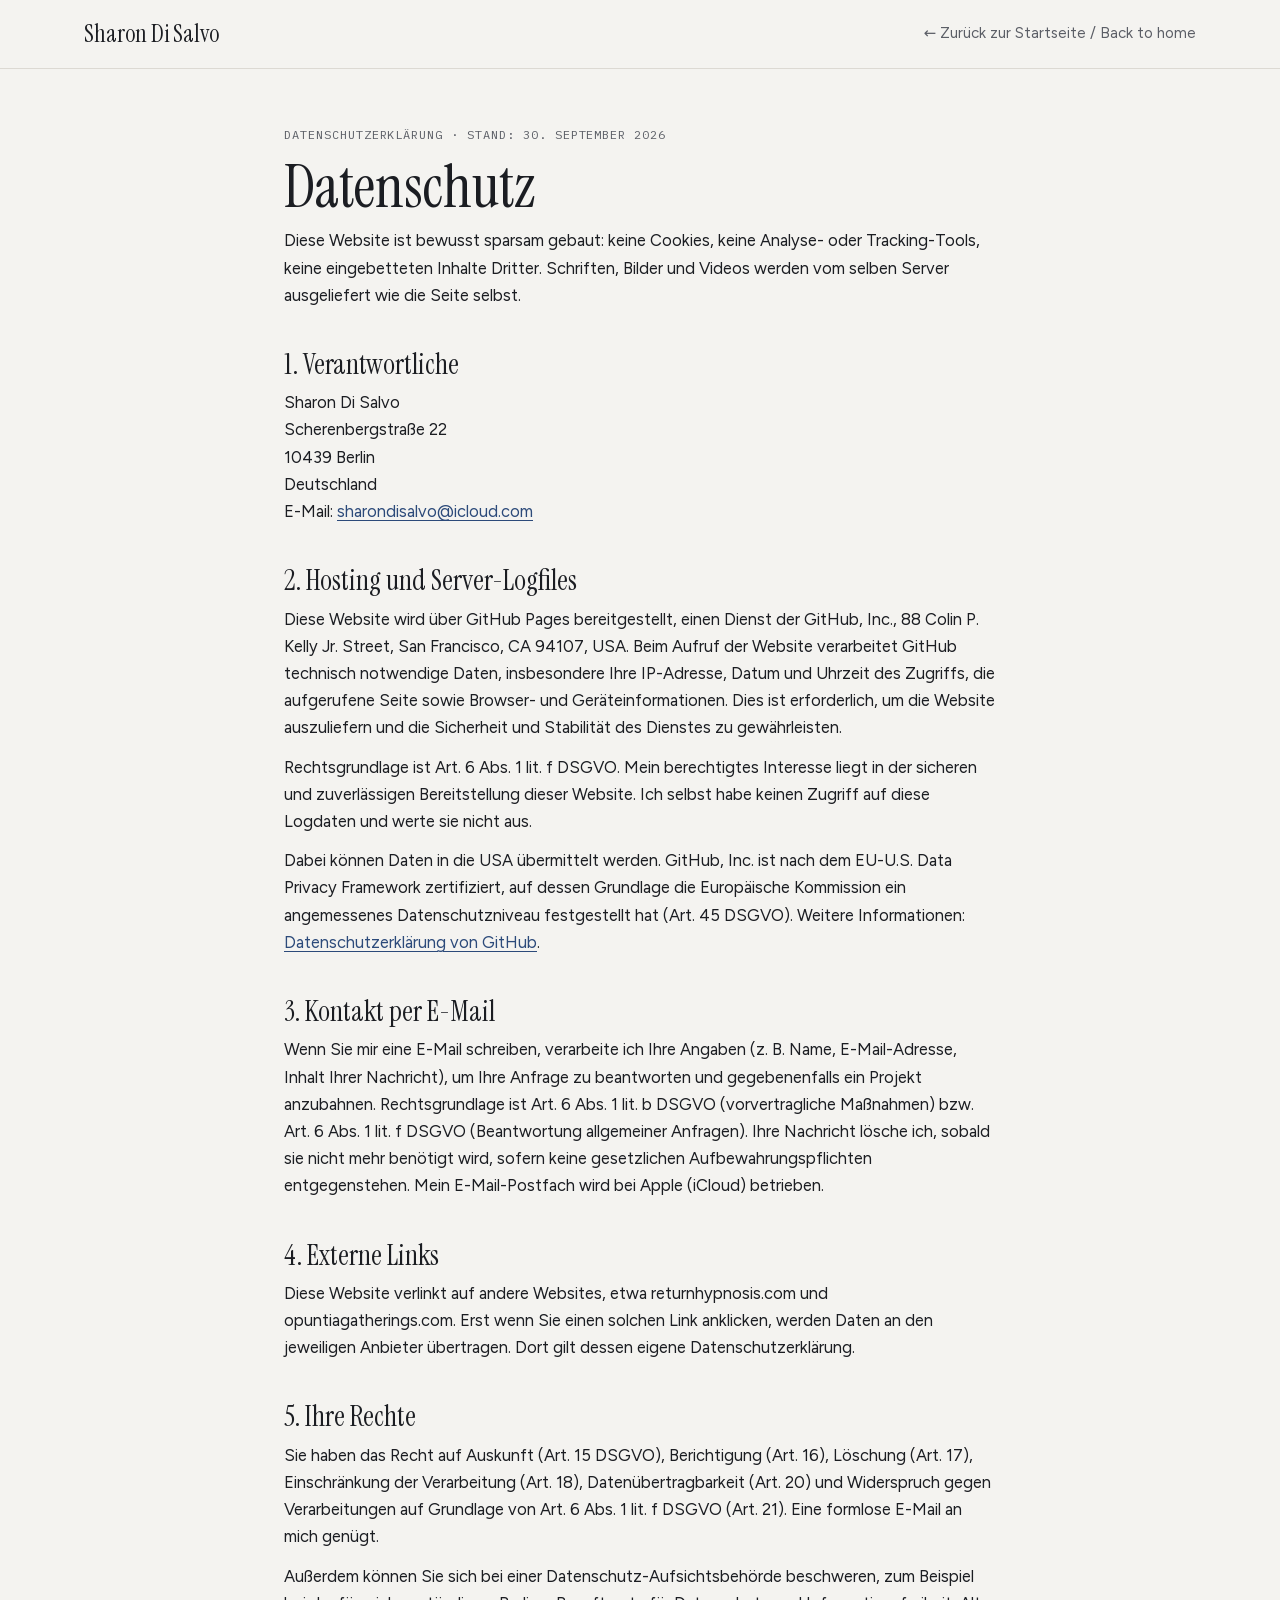
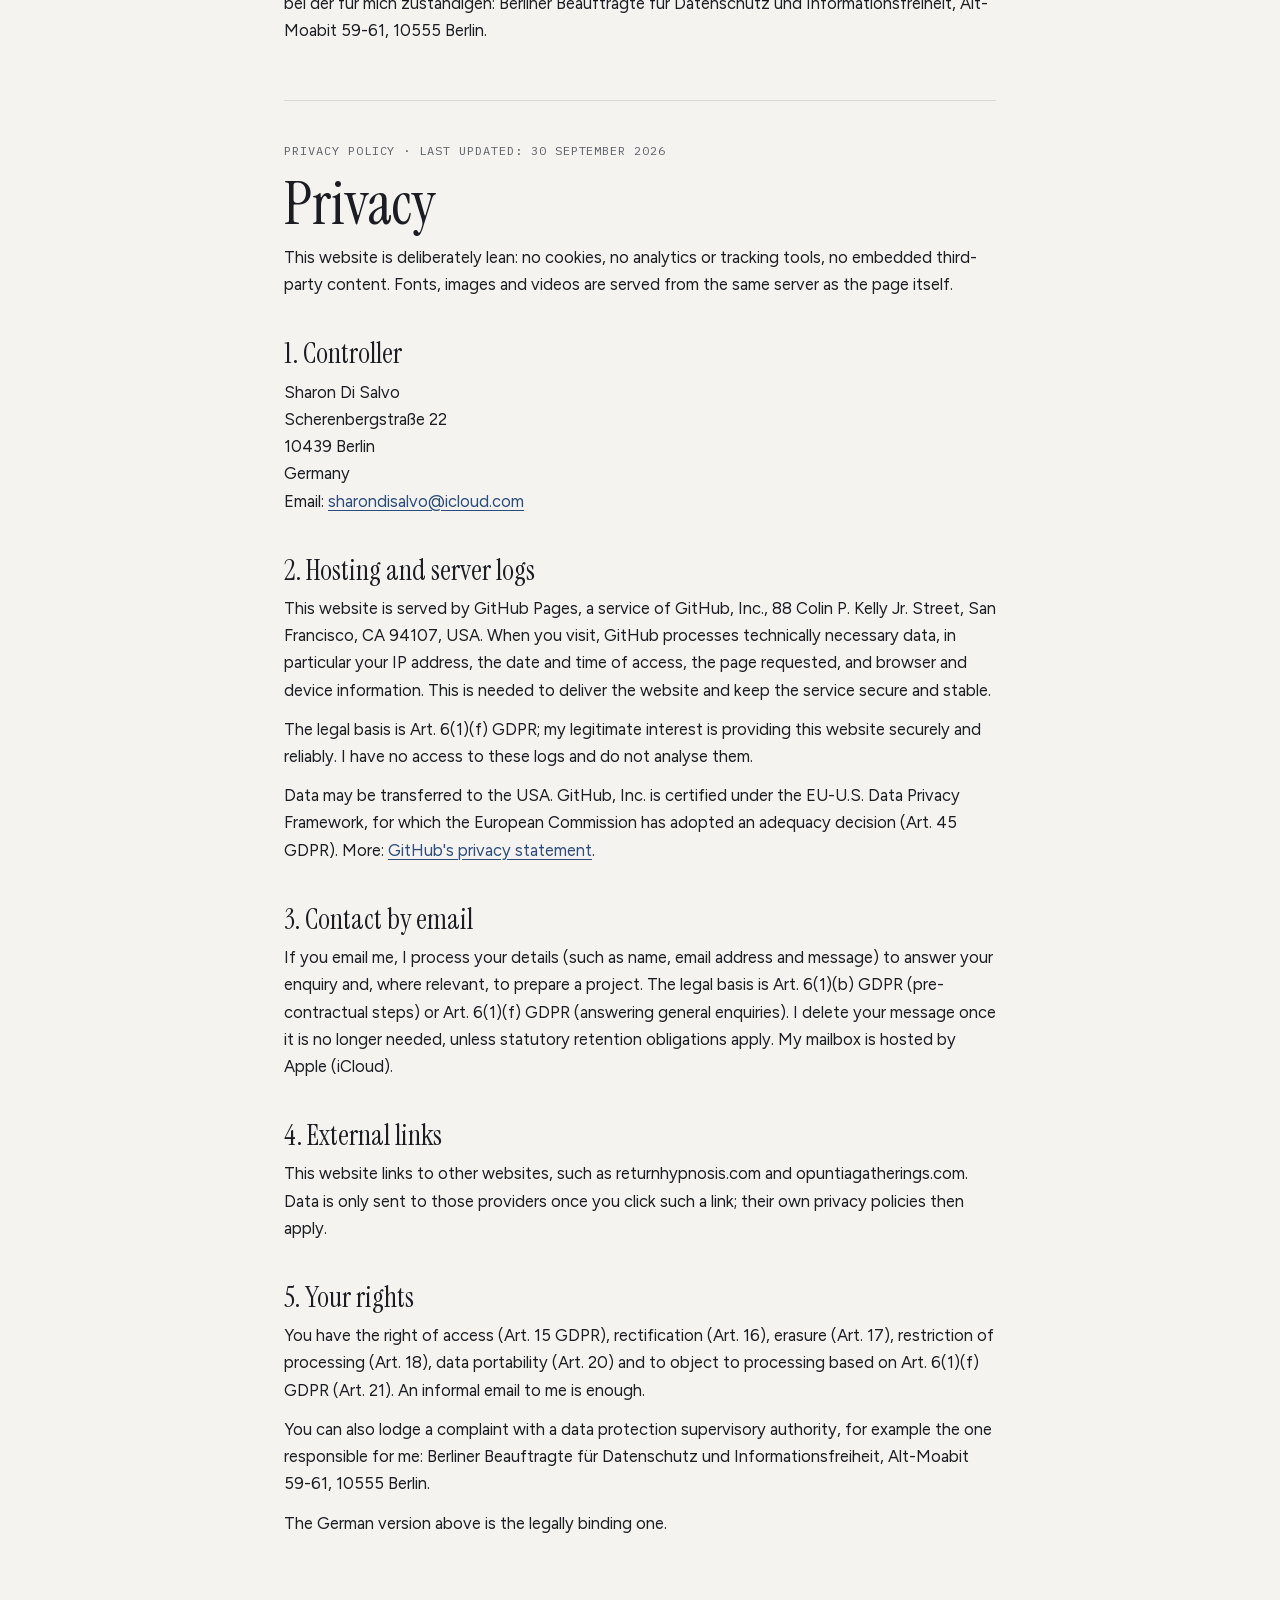
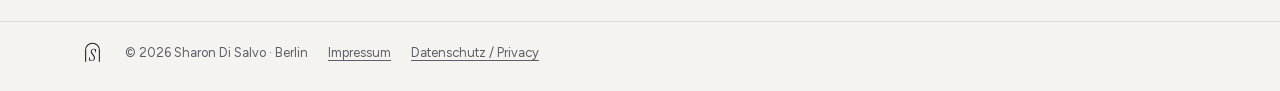
<file: datenschutz.html>
<!doctype html>
<html lang="de">
<head>
<meta charset="utf-8">
<meta name="viewport" content="width=device-width, initial-scale=1, viewport-fit=cover">
<title>Datenschutz · Sharon Di Salvo</title>
<meta name="robots" content="noindex">
<link rel="icon" href="favicon.ico" sizes="32x32">
<link rel="icon" href="favicon.svg" type="image/svg+xml">
<link rel="apple-touch-icon" href="apple-touch-icon.png">
<link rel="manifest" href="site.webmanifest">
<meta name="theme-color" content="#f4f3f0">
<link rel="stylesheet" href="fonts.css">
<style>
:root{--wall:#f4f3f0;--paper:#fff;--ink:#1b1d22;--muted:#5b5e66;--accent:#2c4a7a;--line:#dcd9d3;
--display:"Instrument Serif","Iowan Old Style",Georgia,serif;--body:"Figtree","Avenir Next","Segoe UI",system-ui,sans-serif;--mono:"IBM Plex Mono",ui-monospace,Menlo,monospace;color-scheme:light}
*{box-sizing:border-box}
body{margin:0;background:var(--wall);color:var(--ink);font-family:var(--body);font-size:16.5px;line-height:1.65;-webkit-font-smoothing:antialiased}
a{color:var(--accent);text-underline-offset:3px}
a:focus-visible{outline:2px solid var(--accent);outline-offset:3px}
.top{border-bottom:1px solid var(--line)}
.wrap{max-width:760px;margin:0 auto;padding-inline:24px}
.top .wrap{display:flex;justify-content:space-between;align-items:center;gap:16px;padding-block:14px;padding-top:calc(14px + env(safe-area-inset-top,0px));max-width:1160px}
.name{font-family:var(--display);font-size:24px;color:var(--ink);text-decoration:none}
.back{font-size:15px;color:var(--muted);text-decoration:none}
.back:hover{color:var(--ink)}
main .wrap{padding-block:56px 72px}
h1{font-family:var(--display);font-weight:400;font-size:clamp(40px,6vw,60px);line-height:1.05;margin:0 0 8px}
h2{font-family:var(--display);font-weight:400;font-size:28px;margin:40px 0 8px;line-height:1.15}
h3{font-size:16.5px;font-weight:600;margin:26px 0 4px}
p,ul{margin:0 0 12px}
ul{padding-left:1.2em}
.label{font-family:var(--mono);font-size:12px;letter-spacing:.08em;text-transform:uppercase;color:var(--muted)}
.lang{border-top:1px solid var(--line);margin-top:56px;padding-top:40px}
address{font-style:normal}
footer{border-top:1px solid var(--line);font-size:13px;color:var(--muted)}
footer .wrap{padding-block:20px 28px;padding-bottom:calc(28px + env(safe-area-inset-bottom,0px));display:flex;flex-wrap:wrap;gap:8px 20px;max-width:1160px}
footer a{color:var(--muted)}
footer .wrap{align-items:center}
footer .mark{color:var(--ink);flex:none;margin-right:4px}
</style>
</head>
<body>
<header class="top"><div class="wrap"><a class="name" href="./">Sharon Di Salvo</a><a class="back" href="./">← Zurück zur Startseite / Back to home</a></div></header>
<main><div class="wrap">

<p class="label">Datenschutzerklärung · Stand: 30. September 2026</p>
<h1>Datenschutz</h1>
<p>Diese Website ist bewusst sparsam gebaut: keine Cookies, keine Analyse- oder Tracking-Tools, keine eingebetteten Inhalte Dritter. Schriften, Bilder und Videos werden vom selben Server ausgeliefert wie die Seite selbst.</p>

<h2>1. Verantwortliche</h2>
<address>Sharon Di Salvo<br>Scherenbergstraße 22<br>10439 Berlin<br>Deutschland</address>
<p>E-Mail: <a href="mailto:sharondisalvo@icloud.com">sharondisalvo@icloud.com</a></p>

<h2>2. Hosting und Server-Logfiles</h2>
<p>Diese Website wird über GitHub Pages bereitgestellt, einen Dienst der GitHub, Inc., 88 Colin P. Kelly Jr. Street, San Francisco, CA 94107, USA. Beim Aufruf der Website verarbeitet GitHub technisch notwendige Daten, insbesondere Ihre IP-Adresse, Datum und Uhrzeit des Zugriffs, die aufgerufene Seite sowie Browser- und Geräteinformationen. Dies ist erforderlich, um die Website auszuliefern und die Sicherheit und Stabilität des Dienstes zu gewährleisten.</p>
<p>Rechtsgrundlage ist Art. 6 Abs. 1 lit. f DSGVO. Mein berechtigtes Interesse liegt in der sicheren und zuverlässigen Bereitstellung dieser Website. Ich selbst habe keinen Zugriff auf diese Logdaten und werte sie nicht aus.</p>
<p>Dabei können Daten in die USA übermittelt werden. GitHub, Inc. ist nach dem EU-U.S. Data Privacy Framework zertifiziert, auf dessen Grundlage die Europäische Kommission ein angemessenes Datenschutzniveau festgestellt hat (Art. 45 DSGVO). Weitere Informationen: <a href="https://docs.github.com/de/site-policy/privacy-policies/github-general-privacy-statement" rel="noopener">Datenschutzerklärung von GitHub</a>.</p>

<h2>3. Kontakt per E-Mail</h2>
<p>Wenn Sie mir eine E-Mail schreiben, verarbeite ich Ihre Angaben (z. B. Name, E-Mail-Adresse, Inhalt Ihrer Nachricht), um Ihre Anfrage zu beantworten und gegebenenfalls ein Projekt anzubahnen. Rechtsgrundlage ist Art. 6 Abs. 1 lit. b DSGVO (vorvertragliche Maßnahmen) bzw. Art. 6 Abs. 1 lit. f DSGVO (Beantwortung allgemeiner Anfragen). Ihre Nachricht lösche ich, sobald sie nicht mehr benötigt wird, sofern keine gesetzlichen Aufbewahrungspflichten entgegenstehen. Mein E-Mail-Postfach wird bei Apple (iCloud) betrieben.</p>

<h2>4. Externe Links</h2>
<p>Diese Website verlinkt auf andere Websites, etwa returnhypnosis.com und opuntiagatherings.com. Erst wenn Sie einen solchen Link anklicken, werden Daten an den jeweiligen Anbieter übertragen. Dort gilt dessen eigene Datenschutzerklärung.</p>

<h2>5. Ihre Rechte</h2>
<p>Sie haben das Recht auf Auskunft (Art. 15 DSGVO), Berichtigung (Art. 16), Löschung (Art. 17), Einschränkung der Verarbeitung (Art. 18), Datenübertragbarkeit (Art. 20) und Widerspruch gegen Verarbeitungen auf Grundlage von Art. 6 Abs. 1 lit. f DSGVO (Art. 21). Eine formlose E-Mail an mich genügt.</p>
<p>Außerdem können Sie sich bei einer Datenschutz-Aufsichtsbehörde beschweren, zum Beispiel bei der für mich zuständigen: Berliner Beauftragte für Datenschutz und Informationsfreiheit, Alt-Moabit 59-61, 10555 Berlin.</p>

<section class="lang" lang="en">
<p class="label">Privacy policy · Last updated: 30 September 2026</p>
<h1>Privacy</h1>
<p>This website is deliberately lean: no cookies, no analytics or tracking tools, no embedded third-party content. Fonts, images and videos are served from the same server as the page itself.</p>
<h2>1. Controller</h2>
<address>Sharon Di Salvo<br>Scherenbergstraße 22<br>10439 Berlin<br>Germany</address>
<p>Email: <a href="mailto:sharondisalvo@icloud.com">sharondisalvo@icloud.com</a></p>
<h2>2. Hosting and server logs</h2>
<p>This website is served by GitHub Pages, a service of GitHub, Inc., 88 Colin P. Kelly Jr. Street, San Francisco, CA 94107, USA. When you visit, GitHub processes technically necessary data, in particular your IP address, the date and time of access, the page requested, and browser and device information. This is needed to deliver the website and keep the service secure and stable.</p>
<p>The legal basis is Art. 6(1)(f) GDPR; my legitimate interest is providing this website securely and reliably. I have no access to these logs and do not analyse them.</p>
<p>Data may be transferred to the USA. GitHub, Inc. is certified under the EU-U.S. Data Privacy Framework, for which the European Commission has adopted an adequacy decision (Art. 45 GDPR). More: <a href="https://docs.github.com/en/site-policy/privacy-policies/github-general-privacy-statement" rel="noopener">GitHub's privacy statement</a>.</p>
<h2>3. Contact by email</h2>
<p>If you email me, I process your details (such as name, email address and message) to answer your enquiry and, where relevant, to prepare a project. The legal basis is Art. 6(1)(b) GDPR (pre-contractual steps) or Art. 6(1)(f) GDPR (answering general enquiries). I delete your message once it is no longer needed, unless statutory retention obligations apply. My mailbox is hosted by Apple (iCloud).</p>
<h2>4. External links</h2>
<p>This website links to other websites, such as returnhypnosis.com and opuntiagatherings.com. Data is only sent to those providers once you click such a link; their own privacy policies then apply.</p>
<h2>5. Your rights</h2>
<p>You have the right of access (Art. 15 GDPR), rectification (Art. 16), erasure (Art. 17), restriction of processing (Art. 18), data portability (Art. 20) and to object to processing based on Art. 6(1)(f) GDPR (Art. 21). An informal email to me is enough.</p>
<p>You can also lodge a complaint with a data protection supervisory authority, for example the one responsible for me: Berliner Beauftragte für Datenschutz und Informationsfreiheit, Alt-Moabit 59-61, 10555 Berlin.</p>
<p>The German version above is the legally binding one.</p>
</section>

</div></main>
<footer><div class="wrap"><svg class="mark" viewBox="11 8 42 52" width="17" height="21" aria-hidden="true" focusable="false"><path d="M15 57 V28 A17 17 0 0 1 49 28 V57" fill="none" stroke="currentColor" stroke-width="2.6"/><path d="M29.894194213544687 55.0Q28.757523036278112 55.0 27.478767961853215 54.75642760487145Q26.200012887428315 54.512855209742895 25.083639409755783 54.08660351826793Q23.967265932083254 53.66035182679296 23.31773954507378 53.09201623815967Q23.11476254913332 52.88903924221921 23.053869450351183 52.68606224627875Q22.992976351569045 52.48308525033829 23.07416714994523 52.07713125845737L24.210838327211803 45.70365358592693Q24.33262452477608 44.97293640054127 24.860364714221276 44.97293640054127Q25.34750950447838 44.97293640054127 25.34750950447838 45.78484438430311L25.388104903666473 47.3680649526387Q25.469295702042658 50.77807848443843 26.565371480121144 52.28010825439783Q27.661447258199626 53.78213802435724 30.13776660867324 53.78213802435724Q32.411108963206395 53.78213802435724 33.913138733165795 52.138024357239516Q35.4151685031252 50.49391069012179 35.4151685031252 47.733423545331526Q35.4151685031252 45.94722598105548 34.44087892261099 43.99864682002706Q33.46658934209678 42.05006765899864 31.72098717700883 40.10148849797023Q29.650621818416134 37.78755074424898 28.65603453830788 35.87956698240866Q27.661447258199626 33.971583220568334 27.661447258199626 31.86062246278755Q27.661447258199626 30.196211096075775 28.473355241961464 28.633288227334234Q29.285263225723305 27.070365358592692 30.929376892841034 26.035182679296344Q32.57349055995876 24.999999999999996 35.13100070880856 24.999999999999996Q38.66280043817257 24.999999999999996 40.530188800824796 26.583220568335587Q41.098524389458085 27.0297699594046 40.936142792705716 27.922868741542622L39.79947161543914 33.84979702300406Q39.67768541787487 34.45872801082544 39.231136026805856 34.45872801082544Q38.784586635736844 34.45872801082544 38.70339583736066 33.768606224627874L38.66280043817257 32.91610284167794Q38.5004188414202 29.62787550744249 37.749403956440496 27.902571041948576Q36.99838907146079 26.177266576454667 34.76564211611573 26.177266576454667Q33.141826148592045 26.177266576454667 32.167536568077836 26.90798376184032Q31.193246987563633 27.638700947225978 30.74669759649462 28.714479025710418Q30.300148205425607 29.790257104194858 30.300148205425607 30.845737483085248Q30.300148205425607 32.023004059539915 30.624911398930344 33.098782138024355Q30.94967459243508 34.174560216508794 31.741284876602876 35.37212449255751Q32.53289516077067 36.56968876860623 33.913138733165795 38.27469553450609Q35.861717894194214 40.588633288227335 36.9577936722727 42.699594046008116Q38.053869450351186 44.810554803788904 38.053869450351186 46.799729364005415Q38.053869450351186 49.19485791610284 36.978091371866746 51.04194857916103Q35.902313293382306 52.88903924221921 34.07552032991816 53.944519621109606Q32.24872736645403 55.0 29.894194213544687 55.0Z" fill="currentColor"/></svg><span>© 2026 Sharon Di Salvo · Berlin</span><a href="impressum.html">Impressum</a><a href="datenschutz.html">Datenschutz / Privacy</a></div></footer>
</body>
</html>
</file>
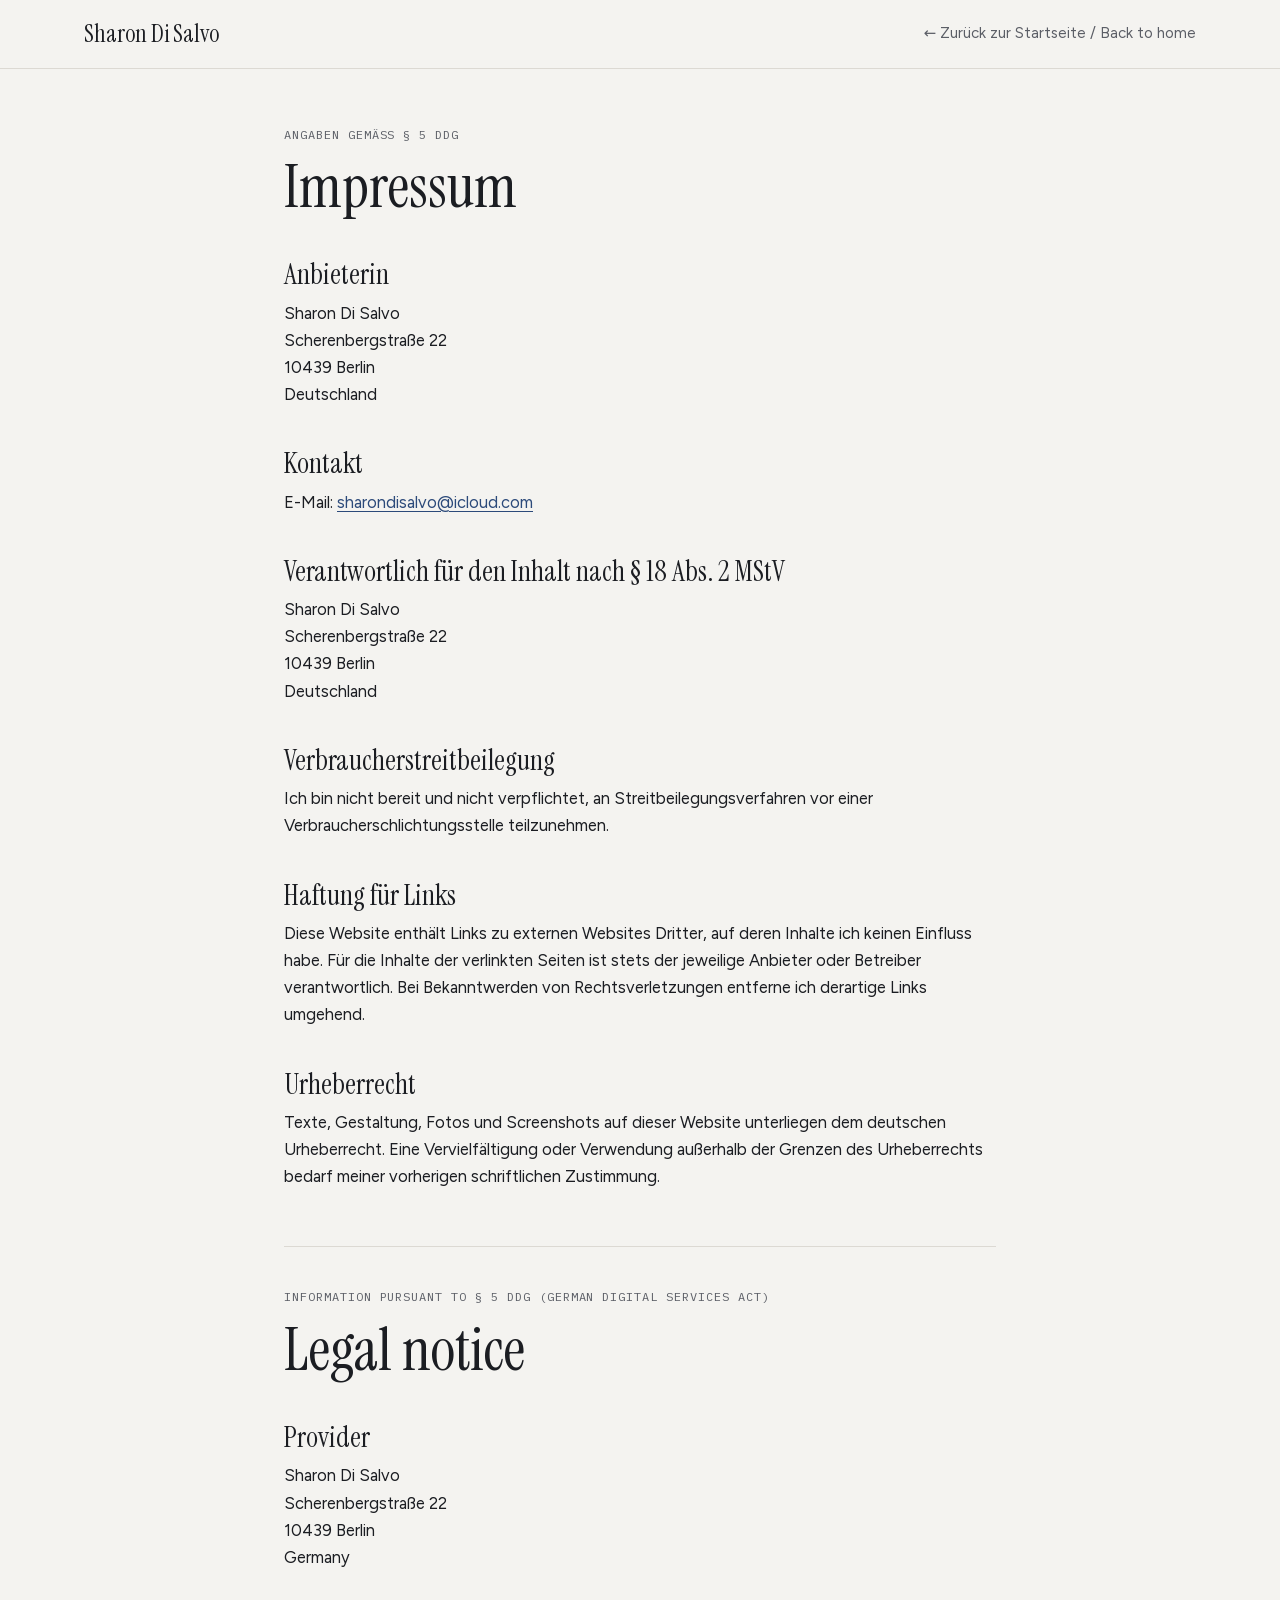
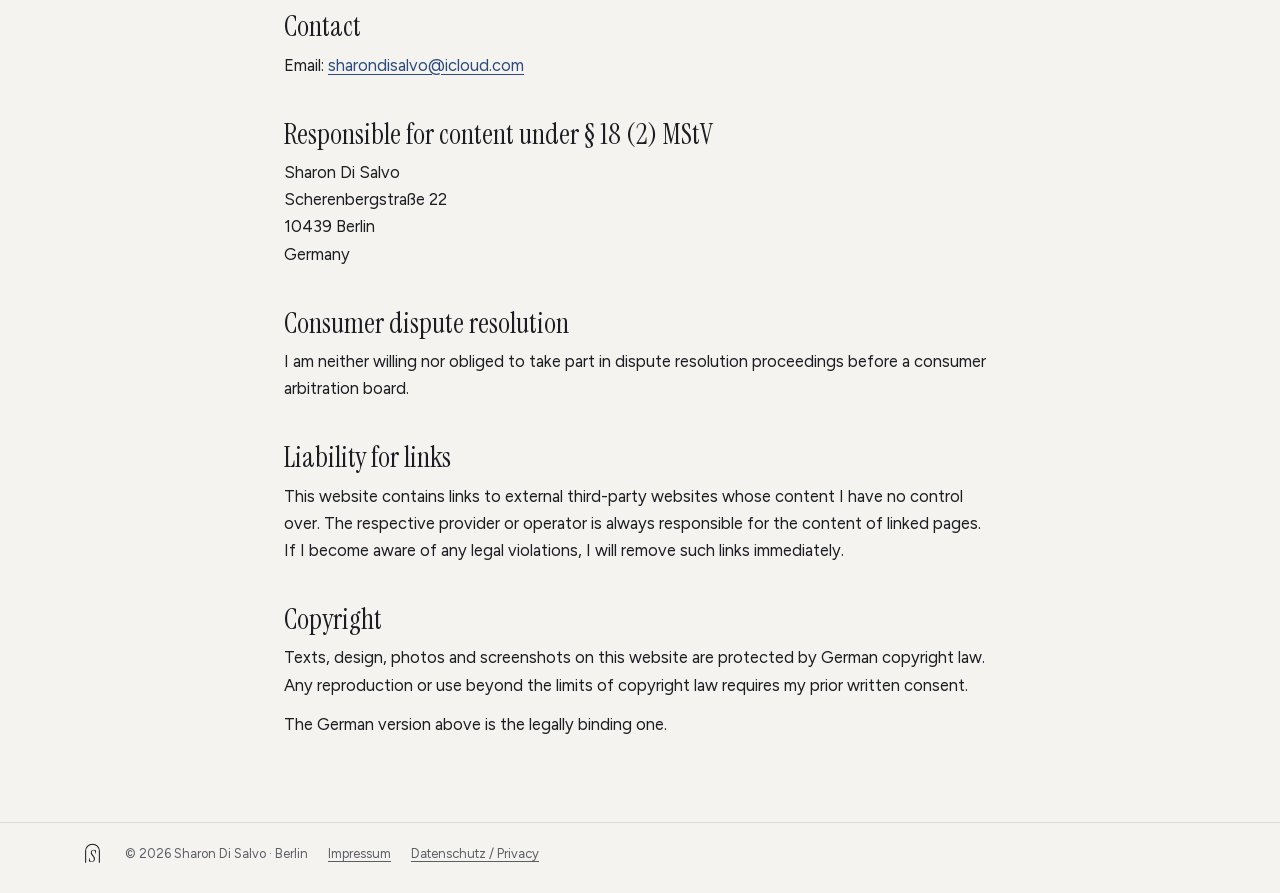
<file: impressum.html>
<!doctype html>
<html lang="de">
<head>
<meta charset="utf-8">
<meta name="viewport" content="width=device-width, initial-scale=1, viewport-fit=cover">
<title>Impressum · Sharon Di Salvo</title>
<meta name="robots" content="noindex">
<link rel="icon" href="favicon.ico" sizes="32x32">
<link rel="icon" href="favicon.svg" type="image/svg+xml">
<link rel="apple-touch-icon" href="apple-touch-icon.png">
<link rel="manifest" href="site.webmanifest">
<meta name="theme-color" content="#f4f3f0">
<link rel="stylesheet" href="fonts.css">
<style>
:root{--wall:#f4f3f0;--paper:#fff;--ink:#1b1d22;--muted:#5b5e66;--accent:#2c4a7a;--line:#dcd9d3;
--display:"Instrument Serif","Iowan Old Style",Georgia,serif;--body:"Figtree","Avenir Next","Segoe UI",system-ui,sans-serif;--mono:"IBM Plex Mono",ui-monospace,Menlo,monospace;color-scheme:light}
*{box-sizing:border-box}
body{margin:0;background:var(--wall);color:var(--ink);font-family:var(--body);font-size:16.5px;line-height:1.65;-webkit-font-smoothing:antialiased}
a{color:var(--accent);text-underline-offset:3px}
a:focus-visible{outline:2px solid var(--accent);outline-offset:3px}
.top{border-bottom:1px solid var(--line)}
.wrap{max-width:760px;margin:0 auto;padding-inline:24px}
.top .wrap{display:flex;justify-content:space-between;align-items:center;gap:16px;padding-block:14px;padding-top:calc(14px + env(safe-area-inset-top,0px));max-width:1160px}
.name{font-family:var(--display);font-size:24px;color:var(--ink);text-decoration:none}
.back{font-size:15px;color:var(--muted);text-decoration:none}
.back:hover{color:var(--ink)}
main .wrap{padding-block:56px 72px}
h1{font-family:var(--display);font-weight:400;font-size:clamp(40px,6vw,60px);line-height:1.05;margin:0 0 8px}
h2{font-family:var(--display);font-weight:400;font-size:28px;margin:40px 0 8px;line-height:1.15}
h3{font-size:16.5px;font-weight:600;margin:26px 0 4px}
p,ul{margin:0 0 12px}
ul{padding-left:1.2em}
.label{font-family:var(--mono);font-size:12px;letter-spacing:.08em;text-transform:uppercase;color:var(--muted)}
.lang{border-top:1px solid var(--line);margin-top:56px;padding-top:40px}
address{font-style:normal}
footer{border-top:1px solid var(--line);font-size:13px;color:var(--muted)}
footer .wrap{padding-block:20px 28px;padding-bottom:calc(28px + env(safe-area-inset-bottom,0px));display:flex;flex-wrap:wrap;gap:8px 20px;max-width:1160px}
footer a{color:var(--muted)}
footer .wrap{align-items:center}
footer .mark{color:var(--ink);flex:none;margin-right:4px}
</style>
</head>
<body>
<header class="top"><div class="wrap"><a class="name" href="./">Sharon Di Salvo</a><a class="back" href="./">← Zurück zur Startseite / Back to home</a></div></header>
<main><div class="wrap">

<p class="label">Angaben gemäß § 5 DDG</p>
<h1>Impressum</h1>

<h2>Anbieterin</h2>
<address>Sharon Di Salvo<br>Scherenbergstraße 22<br>10439 Berlin<br>Deutschland</address>

<h2>Kontakt</h2>
<p>E-Mail: <a href="mailto:sharondisalvo@icloud.com">sharondisalvo@icloud.com</a></p>

<h2>Verantwortlich für den Inhalt nach § 18 Abs. 2 MStV</h2>
<address>Sharon Di Salvo<br>Scherenbergstraße 22<br>10439 Berlin<br>Deutschland</address>

<h2>Verbraucherstreitbeilegung</h2>
<p>Ich bin nicht bereit und nicht verpflichtet, an Streitbeilegungsverfahren vor einer Verbraucherschlichtungsstelle teilzunehmen.</p>

<h2>Haftung für Links</h2>
<p>Diese Website enthält Links zu externen Websites Dritter, auf deren Inhalte ich keinen Einfluss habe. Für die Inhalte der verlinkten Seiten ist stets der jeweilige Anbieter oder Betreiber verantwortlich. Bei Bekanntwerden von Rechtsverletzungen entferne ich derartige Links umgehend.</p>

<h2>Urheberrecht</h2>
<p>Texte, Gestaltung, Fotos und Screenshots auf dieser Website unterliegen dem deutschen Urheberrecht. Eine Vervielfältigung oder Verwendung außerhalb der Grenzen des Urheberrechts bedarf meiner vorherigen schriftlichen Zustimmung.</p>

<section class="lang" lang="en">
<p class="label">Information pursuant to § 5 DDG (German Digital Services Act)</p>
<h1>Legal notice</h1>
<h2>Provider</h2>
<address>Sharon Di Salvo<br>Scherenbergstraße 22<br>10439 Berlin<br>Germany</address>
<h2>Contact</h2>
<p>Email: <a href="mailto:sharondisalvo@icloud.com">sharondisalvo@icloud.com</a></p>
<h2>Responsible for content under § 18 (2) MStV</h2>
<address>Sharon Di Salvo<br>Scherenbergstraße 22<br>10439 Berlin<br>Germany</address>
<h2>Consumer dispute resolution</h2>
<p>I am neither willing nor obliged to take part in dispute resolution proceedings before a consumer arbitration board.</p>
<h2>Liability for links</h2>
<p>This website contains links to external third-party websites whose content I have no control over. The respective provider or operator is always responsible for the content of linked pages. If I become aware of any legal violations, I will remove such links immediately.</p>
<h2>Copyright</h2>
<p>Texts, design, photos and screenshots on this website are protected by German copyright law. Any reproduction or use beyond the limits of copyright law requires my prior written consent.</p>
<p>The German version above is the legally binding one.</p>
</section>

</div></main>
<footer><div class="wrap"><svg class="mark" viewBox="11 8 42 52" width="17" height="21" aria-hidden="true" focusable="false"><path d="M15 57 V28 A17 17 0 0 1 49 28 V57" fill="none" stroke="currentColor" stroke-width="2.6"/><path d="M29.894194213544687 55.0Q28.757523036278112 55.0 27.478767961853215 54.75642760487145Q26.200012887428315 54.512855209742895 25.083639409755783 54.08660351826793Q23.967265932083254 53.66035182679296 23.31773954507378 53.09201623815967Q23.11476254913332 52.88903924221921 23.053869450351183 52.68606224627875Q22.992976351569045 52.48308525033829 23.07416714994523 52.07713125845737L24.210838327211803 45.70365358592693Q24.33262452477608 44.97293640054127 24.860364714221276 44.97293640054127Q25.34750950447838 44.97293640054127 25.34750950447838 45.78484438430311L25.388104903666473 47.3680649526387Q25.469295702042658 50.77807848443843 26.565371480121144 52.28010825439783Q27.661447258199626 53.78213802435724 30.13776660867324 53.78213802435724Q32.411108963206395 53.78213802435724 33.913138733165795 52.138024357239516Q35.4151685031252 50.49391069012179 35.4151685031252 47.733423545331526Q35.4151685031252 45.94722598105548 34.44087892261099 43.99864682002706Q33.46658934209678 42.05006765899864 31.72098717700883 40.10148849797023Q29.650621818416134 37.78755074424898 28.65603453830788 35.87956698240866Q27.661447258199626 33.971583220568334 27.661447258199626 31.86062246278755Q27.661447258199626 30.196211096075775 28.473355241961464 28.633288227334234Q29.285263225723305 27.070365358592692 30.929376892841034 26.035182679296344Q32.57349055995876 24.999999999999996 35.13100070880856 24.999999999999996Q38.66280043817257 24.999999999999996 40.530188800824796 26.583220568335587Q41.098524389458085 27.0297699594046 40.936142792705716 27.922868741542622L39.79947161543914 33.84979702300406Q39.67768541787487 34.45872801082544 39.231136026805856 34.45872801082544Q38.784586635736844 34.45872801082544 38.70339583736066 33.768606224627874L38.66280043817257 32.91610284167794Q38.5004188414202 29.62787550744249 37.749403956440496 27.902571041948576Q36.99838907146079 26.177266576454667 34.76564211611573 26.177266576454667Q33.141826148592045 26.177266576454667 32.167536568077836 26.90798376184032Q31.193246987563633 27.638700947225978 30.74669759649462 28.714479025710418Q30.300148205425607 29.790257104194858 30.300148205425607 30.845737483085248Q30.300148205425607 32.023004059539915 30.624911398930344 33.098782138024355Q30.94967459243508 34.174560216508794 31.741284876602876 35.37212449255751Q32.53289516077067 36.56968876860623 33.913138733165795 38.27469553450609Q35.861717894194214 40.588633288227335 36.9577936722727 42.699594046008116Q38.053869450351186 44.810554803788904 38.053869450351186 46.799729364005415Q38.053869450351186 49.19485791610284 36.978091371866746 51.04194857916103Q35.902313293382306 52.88903924221921 34.07552032991816 53.944519621109606Q32.24872736645403 55.0 29.894194213544687 55.0Z" fill="currentColor"/></svg><span>© 2026 Sharon Di Salvo · Berlin</span><a href="impressum.html">Impressum</a><a href="datenschutz.html">Datenschutz / Privacy</a></div></footer>
</body>
</html>
</file>
<file: fonts.css>
@font-face {
  font-family: 'Figtree';
  font-style: normal;
  font-weight: 400;
  font-display: swap;
  src: url(fonts/Figtree-400-latin-ext.woff2) format('woff2');
  unicode-range: U+0100-02BA, U+02BD-02C5, U+02C7-02CC, U+02CE-02D7, U+02DD-02FF, U+0304, U+0308, U+0329, U+1D00-1DBF, U+1E00-1E9F, U+1EF2-1EFF, U+2020, U+20A0-20AB, U+20AD-20C0, U+2113, U+2C60-2C7F, U+A720-A7FF;
}
@font-face {
  font-family: 'Figtree';
  font-style: normal;
  font-weight: 400;
  font-display: swap;
  src: url(fonts/Figtree-400-latin.woff2) format('woff2');
  unicode-range: U+0000-00FF, U+0131, U+0152-0153, U+02BB-02BC, U+02C6, U+02DA, U+02DC, U+0304, U+0308, U+0329, U+2000-206F, U+20AC, U+2122, U+2191, U+2193, U+2212, U+2215, U+FEFF, U+FFFD;
}
@font-face {
  font-family: 'Figtree';
  font-style: normal;
  font-weight: 500;
  font-display: swap;
  src: url(fonts/Figtree-500-latin-ext.woff2) format('woff2');
  unicode-range: U+0100-02BA, U+02BD-02C5, U+02C7-02CC, U+02CE-02D7, U+02DD-02FF, U+0304, U+0308, U+0329, U+1D00-1DBF, U+1E00-1E9F, U+1EF2-1EFF, U+2020, U+20A0-20AB, U+20AD-20C0, U+2113, U+2C60-2C7F, U+A720-A7FF;
}
@font-face {
  font-family: 'Figtree';
  font-style: normal;
  font-weight: 500;
  font-display: swap;
  src: url(fonts/Figtree-500-latin.woff2) format('woff2');
  unicode-range: U+0000-00FF, U+0131, U+0152-0153, U+02BB-02BC, U+02C6, U+02DA, U+02DC, U+0304, U+0308, U+0329, U+2000-206F, U+20AC, U+2122, U+2191, U+2193, U+2212, U+2215, U+FEFF, U+FFFD;
}
@font-face {
  font-family: 'Figtree';
  font-style: normal;
  font-weight: 600;
  font-display: swap;
  src: url(fonts/Figtree-600-latin-ext.woff2) format('woff2');
  unicode-range: U+0100-02BA, U+02BD-02C5, U+02C7-02CC, U+02CE-02D7, U+02DD-02FF, U+0304, U+0308, U+0329, U+1D00-1DBF, U+1E00-1E9F, U+1EF2-1EFF, U+2020, U+20A0-20AB, U+20AD-20C0, U+2113, U+2C60-2C7F, U+A720-A7FF;
}
@font-face {
  font-family: 'Figtree';
  font-style: normal;
  font-weight: 600;
  font-display: swap;
  src: url(fonts/Figtree-600-latin.woff2) format('woff2');
  unicode-range: U+0000-00FF, U+0131, U+0152-0153, U+02BB-02BC, U+02C6, U+02DA, U+02DC, U+0304, U+0308, U+0329, U+2000-206F, U+20AC, U+2122, U+2191, U+2193, U+2212, U+2215, U+FEFF, U+FFFD;
}
@font-face {
  font-family: 'IBM Plex Mono';
  font-style: normal;
  font-weight: 400;
  font-display: swap;
  src: url(fonts/IBMPlexMono-400-latin-ext.woff2) format('woff2');
  unicode-range: U+0100-02BA, U+02BD-02C5, U+02C7-02CC, U+02CE-02D7, U+02DD-02FF, U+0304, U+0308, U+0329, U+1D00-1DBF, U+1E00-1E9F, U+1EF2-1EFF, U+2020, U+20A0-20AB, U+20AD-20C0, U+2113, U+2C60-2C7F, U+A720-A7FF;
}
@font-face {
  font-family: 'IBM Plex Mono';
  font-style: normal;
  font-weight: 400;
  font-display: swap;
  src: url(fonts/IBMPlexMono-400-latin.woff2) format('woff2');
  unicode-range: U+0000-00FF, U+0131, U+0152-0153, U+02BB-02BC, U+02C6, U+02DA, U+02DC, U+0304, U+0308, U+0329, U+2000-206F, U+20AC, U+2122, U+2191, U+2193, U+2212, U+2215, U+FEFF, U+FFFD;
}
@font-face {
  font-family: 'IBM Plex Mono';
  font-style: normal;
  font-weight: 500;
  font-display: swap;
  src: url(fonts/IBMPlexMono-500-latin-ext.woff2) format('woff2');
  unicode-range: U+0100-02BA, U+02BD-02C5, U+02C7-02CC, U+02CE-02D7, U+02DD-02FF, U+0304, U+0308, U+0329, U+1D00-1DBF, U+1E00-1E9F, U+1EF2-1EFF, U+2020, U+20A0-20AB, U+20AD-20C0, U+2113, U+2C60-2C7F, U+A720-A7FF;
}
@font-face {
  font-family: 'IBM Plex Mono';
  font-style: normal;
  font-weight: 500;
  font-display: swap;
  src: url(fonts/IBMPlexMono-500-latin.woff2) format('woff2');
  unicode-range: U+0000-00FF, U+0131, U+0152-0153, U+02BB-02BC, U+02C6, U+02DA, U+02DC, U+0304, U+0308, U+0329, U+2000-206F, U+20AC, U+2122, U+2191, U+2193, U+2212, U+2215, U+FEFF, U+FFFD;
}
@font-face {
  font-family: 'Instrument Serif';
  font-style: italic;
  font-weight: 400;
  font-display: swap;
  src: url(fonts/InstrumentSerif-400i-latin-ext.woff2) format('woff2');
  unicode-range: U+0100-02BA, U+02BD-02C5, U+02C7-02CC, U+02CE-02D7, U+02DD-02FF, U+0304, U+0308, U+0329, U+1D00-1DBF, U+1E00-1E9F, U+1EF2-1EFF, U+2020, U+20A0-20AB, U+20AD-20C0, U+2113, U+2C60-2C7F, U+A720-A7FF;
}
@font-face {
  font-family: 'Instrument Serif';
  font-style: italic;
  font-weight: 400;
  font-display: swap;
  src: url(fonts/InstrumentSerif-400i-latin.woff2) format('woff2');
  unicode-range: U+0000-00FF, U+0131, U+0152-0153, U+02BB-02BC, U+02C6, U+02DA, U+02DC, U+0304, U+0308, U+0329, U+2000-206F, U+20AC, U+2122, U+2191, U+2193, U+2212, U+2215, U+FEFF, U+FFFD;
}
@font-face {
  font-family: 'Instrument Serif';
  font-style: normal;
  font-weight: 400;
  font-display: swap;
  src: url(fonts/InstrumentSerif-400-latin-ext.woff2) format('woff2');
  unicode-range: U+0100-02BA, U+02BD-02C5, U+02C7-02CC, U+02CE-02D7, U+02DD-02FF, U+0304, U+0308, U+0329, U+1D00-1DBF, U+1E00-1E9F, U+1EF2-1EFF, U+2020, U+20A0-20AB, U+20AD-20C0, U+2113, U+2C60-2C7F, U+A720-A7FF;
}
@font-face {
  font-family: 'Instrument Serif';
  font-style: normal;
  font-weight: 400;
  font-display: swap;
  src: url(fonts/InstrumentSerif-400-latin.woff2) format('woff2');
  unicode-range: U+0000-00FF, U+0131, U+0152-0153, U+02BB-02BC, U+02C6, U+02DA, U+02DC, U+0304, U+0308, U+0329, U+2000-206F, U+20AC, U+2122, U+2191, U+2193, U+2212, U+2215, U+FEFF, U+FFFD;
}
@font-face {
  font-family: 'Josefin Sans';
  font-style: normal;
  font-weight: 400;
  font-display: swap;
  src: url(fonts/JosefinSans-400-latin-ext.woff2) format('woff2');
  unicode-range: U+0100-02BA, U+02BD-02C5, U+02C7-02CC, U+02CE-02D7, U+02DD-02FF, U+0304, U+0308, U+0329, U+1D00-1DBF, U+1E00-1E9F, U+1EF2-1EFF, U+2020, U+20A0-20AB, U+20AD-20C0, U+2113, U+2C60-2C7F, U+A720-A7FF;
}
@font-face {
  font-family: 'Josefin Sans';
  font-style: normal;
  font-weight: 400;
  font-display: swap;
  src: url(fonts/JosefinSans-400-latin.woff2) format('woff2');
  unicode-range: U+0000-00FF, U+0131, U+0152-0153, U+02BB-02BC, U+02C6, U+02DA, U+02DC, U+0304, U+0308, U+0329, U+2000-206F, U+20AC, U+2122, U+2191, U+2193, U+2212, U+2215, U+FEFF, U+FFFD;
}
@font-face {
  font-family: 'Josefin Sans';
  font-style: normal;
  font-weight: 600;
  font-display: swap;
  src: url(fonts/JosefinSans-600-latin-ext.woff2) format('woff2');
  unicode-range: U+0100-02BA, U+02BD-02C5, U+02C7-02CC, U+02CE-02D7, U+02DD-02FF, U+0304, U+0308, U+0329, U+1D00-1DBF, U+1E00-1E9F, U+1EF2-1EFF, U+2020, U+20A0-20AB, U+20AD-20C0, U+2113, U+2C60-2C7F, U+A720-A7FF;
}
@font-face {
  font-family: 'Josefin Sans';
  font-style: normal;
  font-weight: 600;
  font-display: swap;
  src: url(fonts/JosefinSans-600-latin.woff2) format('woff2');
  unicode-range: U+0000-00FF, U+0131, U+0152-0153, U+02BB-02BC, U+02C6, U+02DA, U+02DC, U+0304, U+0308, U+0329, U+2000-206F, U+20AC, U+2122, U+2191, U+2193, U+2212, U+2215, U+FEFF, U+FFFD;
}
@font-face {
  font-family: 'Playfair Display';
  font-style: italic;
  font-weight: 400;
  font-display: swap;
  src: url(fonts/PlayfairDisplay-400i-latin-ext.woff2) format('woff2');
  unicode-range: U+0100-02BA, U+02BD-02C5, U+02C7-02CC, U+02CE-02D7, U+02DD-02FF, U+0304, U+0308, U+0329, U+1D00-1DBF, U+1E00-1E9F, U+1EF2-1EFF, U+2020, U+20A0-20AB, U+20AD-20C0, U+2113, U+2C60-2C7F, U+A720-A7FF;
}
@font-face {
  font-family: 'Playfair Display';
  font-style: italic;
  font-weight: 400;
  font-display: swap;
  src: url(fonts/PlayfairDisplay-400i-latin.woff2) format('woff2');
  unicode-range: U+0000-00FF, U+0131, U+0152-0153, U+02BB-02BC, U+02C6, U+02DA, U+02DC, U+0304, U+0308, U+0329, U+2000-206F, U+20AC, U+2122, U+2191, U+2193, U+2212, U+2215, U+FEFF, U+FFFD;
}
@font-face {
  font-family: 'Playfair Display';
  font-style: normal;
  font-weight: 700;
  font-display: swap;
  src: url(fonts/PlayfairDisplay-700-latin-ext.woff2) format('woff2');
  unicode-range: U+0100-02BA, U+02BD-02C5, U+02C7-02CC, U+02CE-02D7, U+02DD-02FF, U+0304, U+0308, U+0329, U+1D00-1DBF, U+1E00-1E9F, U+1EF2-1EFF, U+2020, U+20A0-20AB, U+20AD-20C0, U+2113, U+2C60-2C7F, U+A720-A7FF;
}
@font-face {
  font-family: 'Playfair Display';
  font-style: normal;
  font-weight: 700;
  font-display: swap;
  src: url(fonts/PlayfairDisplay-700-latin.woff2) format('woff2');
  unicode-range: U+0000-00FF, U+0131, U+0152-0153, U+02BB-02BC, U+02C6, U+02DA, U+02DC, U+0304, U+0308, U+0329, U+2000-206F, U+20AC, U+2122, U+2191, U+2193, U+2212, U+2215, U+FEFF, U+FFFD;
}
</file>
